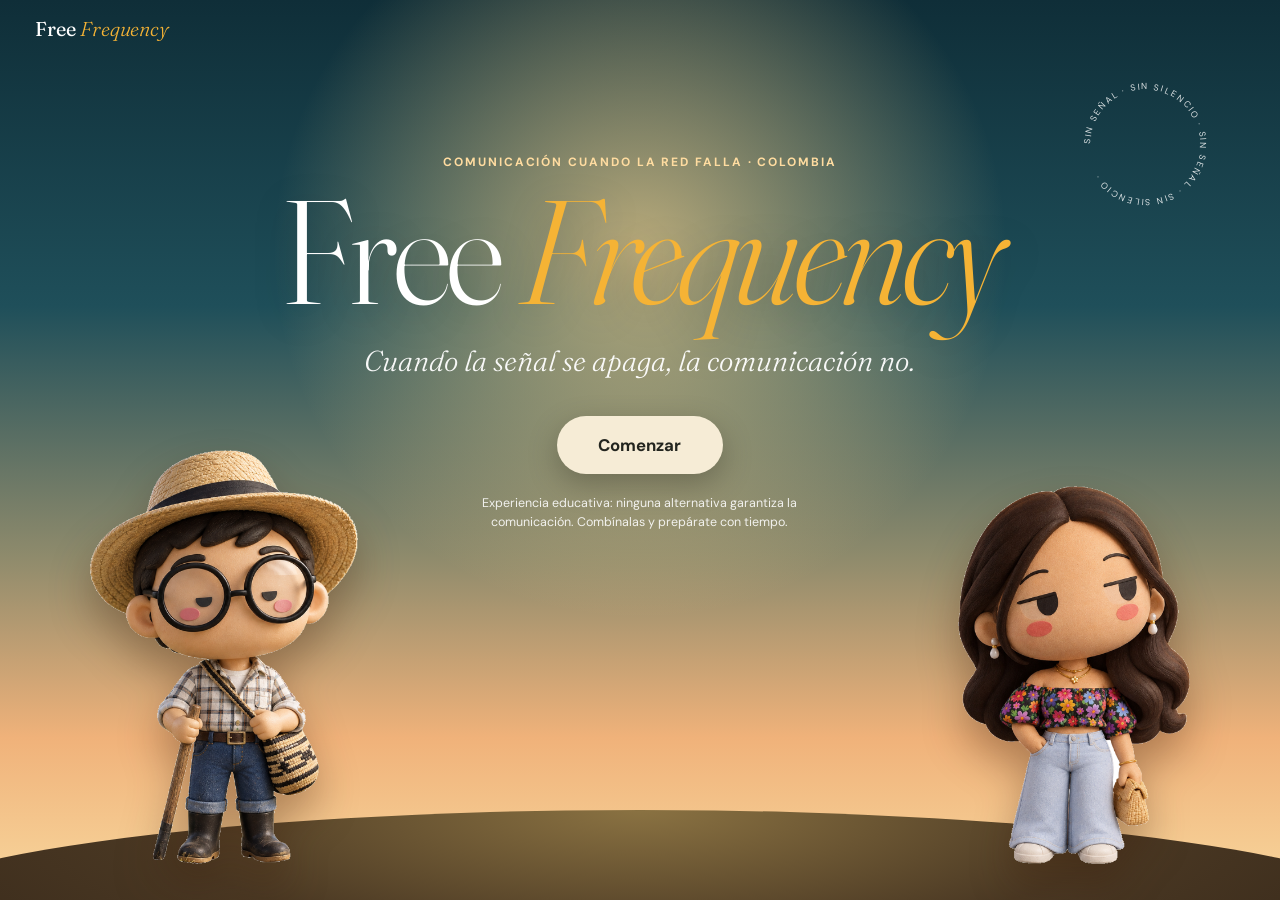
<file: index.html>
<!doctype html>
<html lang="es">
<head>
  <meta charset="utf-8">
  <meta name="viewport" content="width=device-width, initial-scale=1">
  <title>Free Frequency</title>
  <meta name="description" content="Alternativas de comunicación cuando la conectividad falla: Cauca rural y Cali urbana.">
  <meta name="theme-color" content="#14303a">
  <meta property="og:title" content="Free Frequency">
  <meta property="og:description" content="Cuando la señal se apaga, la comunicación no. Explora alternativas de comunicación en el Cauca rural y en Cali tras un sismo.">
  <link rel="icon" type="image/svg+xml" href="assets/favicon.svg">
  <link rel="preconnect" href="https://fonts.googleapis.com">
  <link rel="preconnect" href="https://fonts.gstatic.com" crossorigin>
  <link href="https://fonts.googleapis.com/css2?family=DM+Sans:wght@400;500;700&family=Fraunces:ital,opsz,wght@0,9..144,300;0,9..144,400;0,9..144,600;1,9..144,300;1,9..144,400&display=swap" rel="stylesheet">
  <link rel="stylesheet" href="css/styles.css">
</head>
<body data-view="home">

  <header class="topbar" id="topbar">
    <a class="brand" href="#inicio" aria-label="Free Frequency, volver al inicio">Free<i>Frequency</i></a>
    <nav class="tabs" id="tabs" aria-label="Secciones"></nav>
    <a class="top-link" href="#selector" id="top-select">Menú principal</a>
  </header>

  <noscript><p style="padding:5rem 1.5rem;font-family:Georgia,serif">Free Frequency necesita JavaScript para mostrar la experiencia interactiva.</p></noscript>
  <main>
    <!-- 1 · PORTADA -->
    <section id="view-home" class="view" aria-labelledby="home-title">
      <div class="home-glow" aria-hidden="true"></div>
      <div class="rings" aria-hidden="true"><span></span><span></span><span></span><span></span></div>
      <svg class="badge" viewBox="0 0 200 200" aria-hidden="true">
        <defs><path id="circ" d="M100,100 m-78,0 a78,78 0 1,1 156,0 a78,78 0 1,1 -156,0"/></defs>
        <text><textPath href="#circ">SIN SEÑAL · SIN SILENCIO · SIN SEÑAL · SIN SILENCIO ·</textPath></text>
      </svg>
      <div class="home-copy">
        <p class="kicker">Comunicación cuando la red falla · Colombia</p>
        <h1 id="home-title">Free <em>Frequency</em></h1>
        <p class="home-phrase">Cuando la señal se apaga, la comunicación no.</p>
        <a class="cta" href="#selector" id="btn-start">Comenzar</a>
        <p class="home-note">Experiencia educativa: ninguna alternativa garantiza la comunicación. Combínalas y prepárate con tiempo.</p>
      </div>
      <img class="home-char left" src="assets/characters/cauca.png" alt="" aria-hidden="true">
      <img class="home-char right" src="assets/characters/cali.png" alt="" aria-hidden="true">
      <div class="home-ground" aria-hidden="true"></div>
    </section>

    <!-- 2 · SELECTOR -->
    <section id="view-select" class="view" aria-labelledby="select-title" hidden>
      <div class="home-glow" aria-hidden="true"></div>
      <div class="rings" aria-hidden="true"><span></span><span></span><span></span><span></span></div>
      <header class="hub-head">
        <p class="kicker">Tres objetos · tres recorridos</p>
        <h1 id="select-title">Elige un objeto para empezar</h1>
        <p class="hub-sub">Pasa el cursor sobre un objeto para ver una vista previa. Haz clic o toca para seleccionarlo y pulsa «Comenzar recorrido» para abrir su recorrido educativo.</p>
      </header>
      <div class="hub" id="hub"></div>
    </section>

    <!-- 3 · SECUENCIA DE LA ALTERNATIVA (js/sequence.js): objeto → manos → personaje → información -->
    <section id="view-seq" class="view" aria-labelledby="seq-h1" hidden>
      <h1 id="seq-h1" class="sr-only"></h1>
      <div class="seq" id="seq"></div>
    </section>

    <!-- 4 · FINAL -->
    <section id="view-final" class="view" aria-labelledby="final-title" hidden></section>
  </main>

  <div class="sweep" id="sweep" aria-hidden="true"></div>

  <script src="assets/vendor/three.min.js"></script>
  <script src="js/data.js"></script>
  <script src="js/components.js"></script>
  <script src="js/hub.js"></script>
  <script src="js/tuner.js"></script>
  <script src="js/smspad.js"></script>
  <script src="js/sequence.js"></script>
  <script src="js/seq-modules.js"></script>
  <script src="js/app.js"></script>
</body>
</html>
</file>
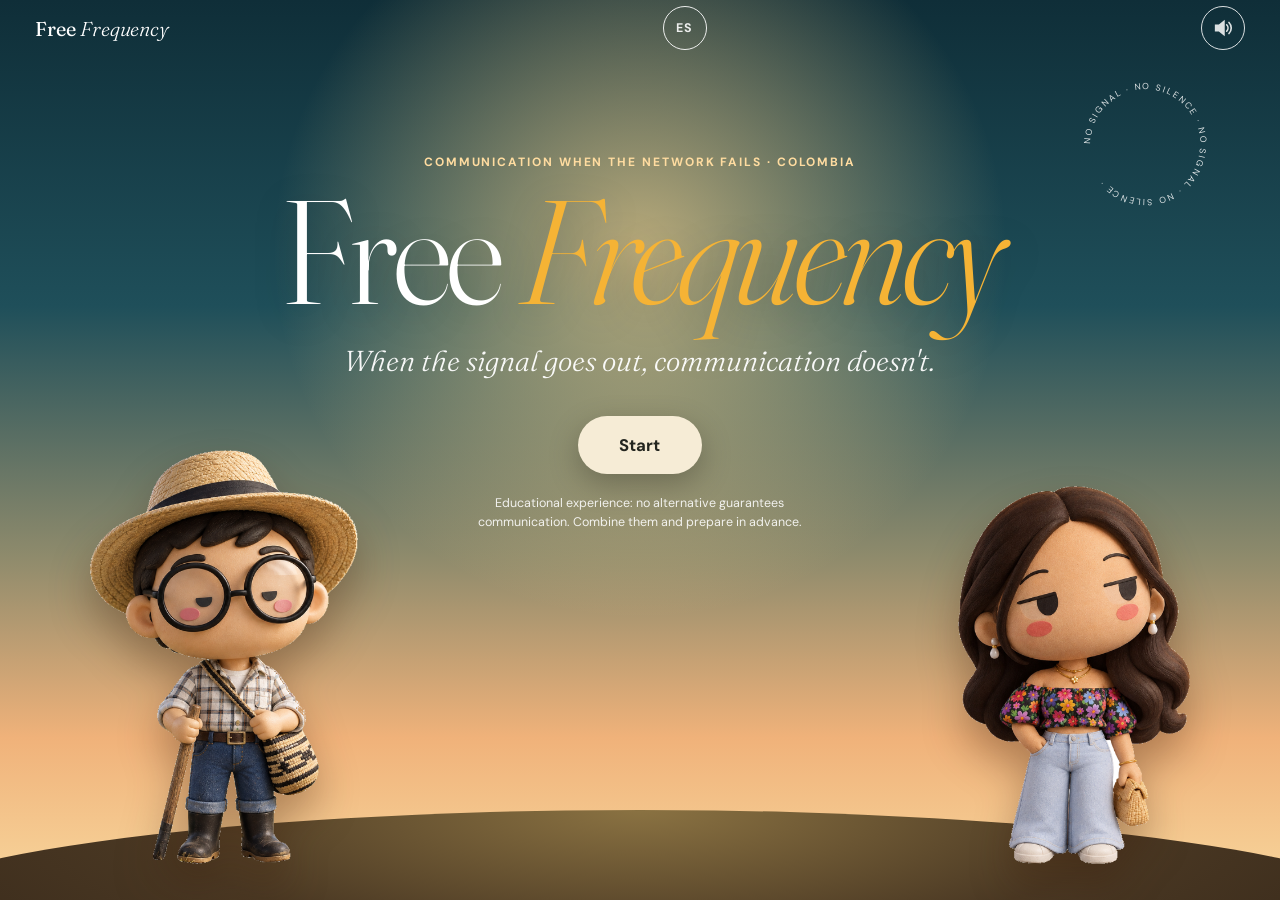
<file: free/index.html>
<!doctype html>
<html lang="es">
<head>
  <meta charset="utf-8">
  <meta name="viewport" content="width=device-width, initial-scale=1">
  <title>Free Frequency</title>
  <meta name="description" content="Alternativas de comunicación cuando la conectividad falla: Cauca rural y Cali urbana.">
  <meta name="theme-color" content="#14303a">
  <meta property="og:title" content="Free Frequency">
  <meta property="og:description" content="Cuando la señal se apaga, la comunicación no. Explora alternativas de comunicación en el Cauca rural y en Cali tras un sismo.">
  <link rel="icon" type="image/svg+xml" href="assets/favicon.svg">
  <link rel="preconnect" href="https://fonts.googleapis.com">
  <link rel="preconnect" href="https://fonts.gstatic.com" crossorigin>
  <link href="https://fonts.googleapis.com/css2?family=DM+Sans:wght@400;500;700&family=Fraunces:ital,opsz,wght@0,9..144,300;0,9..144,400;0,9..144,600;1,9..144,300;1,9..144,400&display=swap" rel="stylesheet">
  <link rel="stylesheet" href="css/styles.css">
</head>
<body data-view="home">

  <header class="topbar" id="topbar">
    <a class="brand" href="#inicio" aria-label="Free Frequency, volver al inicio">Free<i>Frequency</i></a>
    <nav class="tabs" id="tabs" aria-label="Secciones"></nav>
    <a class="top-link" href="#zonas" id="top-select">Menú principal</a>
    <button type="button" class="lang-toggle" id="lang-toggle" aria-label="Change the language to English" lang="en">EN</button>
    <button type="button" class="sound-toggle" id="sound-toggle" aria-pressed="true" aria-label="Sonido activado. Pulsa para silenciar"><svg viewBox="0 0 24 24" aria-hidden="true"><path class="sp" d="M4 9v6h4l5 4V5L8 9H4z"/><path class="sw" d="M16 8.5a5 5 0 0 1 0 7M18.5 6a8.5 8.5 0 0 1 0 12"/><path class="sx" d="M16 9l5 6M21 9l-5 6"/></svg></button>
  </header>

  <noscript><p style="padding:5rem 1.5rem;font-family:Georgia,serif">Free Frequency necesita JavaScript para mostrar la experiencia interactiva.</p></noscript>
  <main>
    <!-- 1 · PORTADA -->
    <section id="view-home" class="view" aria-labelledby="home-title">
      <div class="home-glow" aria-hidden="true"></div>
      <div class="rings" aria-hidden="true"><span></span><span></span><span></span><span></span></div>
      <svg class="badge" viewBox="0 0 200 200" aria-hidden="true">
        <defs><path id="circ" d="M100,100 m-78,0 a78,78 0 1,1 156,0 a78,78 0 1,1 -156,0"/></defs>
        <text><textPath href="#circ">SIN SEÑAL · SIN SILENCIO · SIN SEÑAL · SIN SILENCIO ·</textPath></text>
      </svg>
      <div class="home-copy">
        <p class="kicker">Comunicación cuando la red falla · Colombia</p>
        <h1 id="home-title">Free <em>Frequency</em></h1>
        <p class="home-phrase">Cuando la señal se apaga, la comunicación no.</p>
        <a class="cta" href="#zonas" id="btn-start">Comenzar</a>
        <p class="home-note">Experiencia educativa: ninguna alternativa garantiza la comunicación. Combínalas y prepárate con tiempo.</p>
      </div>
      <img class="home-char left" src="assets/characters/cauca.png" alt="" aria-hidden="true">
      <img class="home-char right" src="assets/characters/cali.png" alt="" aria-hidden="true">
      <div class="home-ground" aria-hidden="true"></div>
    </section>

    <!-- 2a · SELECTOR DE ZONA -->
    <section id="view-zones" class="view" aria-labelledby="zones-title" hidden></section>

    <!-- 2b · MENÚ DE OBJETOS DE LA ZONA -->
    <section id="view-select" class="view" aria-labelledby="select-title" hidden>
      <div class="home-glow" aria-hidden="true"></div>
      <div class="rings" aria-hidden="true"><span></span><span></span><span></span><span></span></div>
      <header class="hub-head">
        <p class="kicker" id="select-kicker">Tres objetos · tres recorridos</p>
        <h1 id="select-title">Elige un objeto para empezar</h1>
        <p class="hub-sub">Pasa el cursor sobre un objeto para ver una vista previa. Haz clic o toca para seleccionarlo y pulsa «Comenzar recorrido» para abrir su recorrido educativo.</p>
        <a class="hub-zones" href="#zonas">← Cambiar de zona</a>
      </header>
      <div class="hub" id="hub"></div>
    </section>

    <!-- 3 · SECUENCIA DE LA ALTERNATIVA (js/sequence.js): objeto → manos → personaje → información -->
    <section id="view-seq" class="view" aria-labelledby="seq-h1" hidden>
      <h1 id="seq-h1" class="sr-only"></h1>
      <div class="seq" id="seq"></div>
    </section>

    <!-- 4 · FINAL -->
    <section id="view-final" class="view" aria-labelledby="final-title" hidden></section>
  </main>

  <div class="sweep" id="sweep" aria-hidden="true"></div>

  <script src="assets/vendor/three.min.js"></script>
  <script src="assets/vendor/BufferGeometryUtils.js"></script>
  <script src="assets/vendor/GLTFLoader.js"></script>
  <script src="js/characters-3d.js"></script>
  <script src="js/data.js"></script>
  <script src="js/lang-en.js"></script>
  <script src="js/lang-en-fixes.js"></script>
  <script src="js/i18n.js"></script>
  <script src="js/components.js"></script>
  <script src="js/toon-shader.js"></script>
  <script src="js/hub.js"></script>
  <script src="js/audio.js"></script>
  <script src="js/tuner.js"></script>
  <script src="js/scenery.js"></script>
  <script src="js/sms-sim.js"></script>
  <script src="js/sequence.js"></script>
  <script src="js/seq-modules.js"></script>
  <script src="js/app.js"></script>
</body>
</html>
</file>
<file: css/styles.css>
﻿/* Free Frequency — estilos. Paleta y tipografía en :root. */
:root {
  /* Base editorial */
  --cream: #f6ecd6; --paper: #fbf5e6; --ink: #23251f; --ink-soft: #5d5a4c; --line: #e2d6b8;
  --signal: #f5b335;                       /* único acento común: la señal */
  /* Rural */
  --moss: #2f5d3a; --leaf: #6b9a4e; --earth: #a8693a; --clay: #c9824f; --mist: #dfe8d8;
  /* Urbano */
  --brick: #b5523a; --sunset: #f08a4b; --rose: #c2456f; --dusk: #3a3260;
  --accent: var(--moss); --accent-soft: #e6eedb; --panel: #f8f2de;
  --serif: "Fraunces", "Iowan Old Style", Georgia, serif;
  --sans: "DM Sans", system-ui, -apple-system, "Segoe UI", sans-serif;
  --bar: 56px; --panel-w: 410px;
}
body[data-territory="cali"] { --accent: var(--brick); --accent-soft: #f7e0d0; --panel: #fcf0e4; }

* { box-sizing: border-box; }
[hidden] { display: none !important; }
html, body { margin: 0; }
body { background: var(--cream); color: var(--ink); font-family: var(--sans); line-height: 1.55; -webkit-font-smoothing: antialiased; }
body[data-view="home"], body[data-view="select"], body[data-view="scene"] { overflow-x: hidden; }
button { font: inherit; color: inherit; cursor: pointer; }
a { color: inherit; }
:focus-visible { outline: 3px solid #1b6ef3; outline-offset: 3px; border-radius: 6px; }
.sr-only { position: absolute; width: 1px; height: 1px; overflow: hidden; clip: rect(0 0 0 0); white-space: nowrap; }
.view { min-height: 100svh; }
.kicker { font-size: .75rem; letter-spacing: .16em; text-transform: uppercase; font-weight: 700; margin: 0 0 .8rem; color: var(--accent); }

/* ---------- Barra superior ---------- */
.topbar { position: fixed; z-index: 30; inset: 0 0 auto 0; height: var(--bar); display: flex; align-items: center; justify-content: space-between; gap: 1rem; padding: 0 clamp(1rem, 3vw, 2.2rem); transition: background .3s, color .3s; }
.brand { font-family: var(--serif); font-size: 1.25rem; font-weight: 400; text-decoration: none; letter-spacing: -.01em; }
.brand i { font-style: italic; font-weight: 300; margin-left: .25em; color: var(--signal); }
.tabs { display: flex; gap: clamp(.8rem, 2.4vw, 2rem); }
.tabs a, .top-link { text-decoration: none; font-size: .9rem; font-weight: 500; padding: .3rem 0; border-bottom: 2px solid transparent; opacity: .75; }
.tabs a:hover, .top-link:hover { opacity: 1; }
.tabs a.on { opacity: 1; border-color: var(--signal); }
body[data-view="home"] .topbar, body[data-view="select"] .topbar { color: #fff; }
body[data-view="home"] .tabs, body[data-view="home"] .top-link, body[data-view="select"] .tabs, body[data-view="select"] .top-link { display: none; }
body[data-view="scene"] .topbar, body[data-view="final"] .topbar { background: var(--paper); border-bottom: 1px solid var(--line); }
body[data-view="scene"] .brand i, body[data-view="final"] .brand i { color: var(--accent, var(--brick)); }
body[data-view="final"] { --accent: var(--brick); }

/* ---------- 1 · Portada ---------- */
#view-home { position: relative; overflow: hidden; display: grid; place-items: start center; color: #fff;
  background: linear-gradient(180deg, #0f2e38 0%, #1f4f5a 34%, #8f8b6c 62%, #f0b27a 82%, #f8d89e 100%); --hx: 0; }
.home-glow { position: absolute; left: 50%; bottom: 8%; width: 90vmax; height: 90vmax; transform: translateX(-50%); background: radial-gradient(circle, rgba(255,214,140,.7) 0, rgba(255,214,140,0) 45%); }
.rings { position: absolute; left: 50%; top: 40%; width: 0; height: 0; }
.rings span { position: absolute; left: 50%; top: 50%; width: 90vmin; height: 90vmin; border-radius: 50%; border: 1px solid rgba(255,255,255,.45); transform: translate(-50%, -50%) scale(.2); opacity: 0; animation: ripple 9s linear infinite; }
.rings span:nth-child(2) { animation-delay: 2.25s; } .rings span:nth-child(3) { animation-delay: 4.5s; } .rings span:nth-child(4) { animation-delay: 6.75s; }
@keyframes ripple { 0% { transform: translate(-50%, -50%) scale(.15); opacity: .8; } 100% { transform: translate(-50%, -50%) scale(2.2); opacity: 0; } }
.badge { position: absolute; top: calc(var(--bar) + 18px); right: clamp(1rem, 5vw, 4rem); width: clamp(96px, 11vw, 150px); animation: spin 28s linear infinite; }
.badge text { font-family: var(--sans); font-size: 12.5px; letter-spacing: .22em; fill: #fff; opacity: .85; }
@keyframes spin { to { transform: rotate(360deg); } }
.home-copy { position: relative; z-index: 3; text-align: center; padding: 0 1.2rem; margin-top: clamp(5.5rem, 17vh, 11rem); }
.home-copy .kicker { color: #ffdca0; }
#home-title { font-family: var(--serif); font-weight: 300; font-size: clamp(3.4rem, 11.5vw, 10.5rem); line-height: .92; letter-spacing: -.035em; margin: 0; text-shadow: 0 8px 40px rgba(0,0,0,.25); }
#home-title em { font-style: italic; font-weight: 300; color: var(--signal); display: inline-block; }
.home-phrase { font-family: var(--serif); font-style: italic; font-weight: 300; font-size: clamp(1.15rem, 2.4vw, 1.8rem); margin: 1.2rem 0 2rem; opacity: .95; }
.cta { display: inline-block; background: var(--cream); color: var(--ink); font-weight: 700; text-decoration: none; padding: 1rem 2.6rem; border-radius: 999px; font-size: 1.05rem; box-shadow: 0 10px 30px rgba(0,0,0,.25); transition: transform .2s, box-shadow .2s, background .2s; }
.cta:hover { transform: translateY(-3px); box-shadow: 0 16px 36px rgba(0,0,0,.3); background: #fff; }
.home-char { position: absolute; bottom: 4vh; height: 46vh; z-index: 2; filter: drop-shadow(0 22px 20px rgba(60,30,10,.35)); transition: transform .4s ease-out; }
.home-char.left { left: clamp(.5rem, 7vw, 8rem); transform: translateX(calc(var(--hx) * -18px)); animation: bob 5s ease-in-out infinite; }
.home-char.right { right: clamp(.5rem, 7vw, 8rem); height: 42vh; transform: translateX(calc(var(--hx) * -26px)); animation: bob 5s ease-in-out -2.5s infinite; }
@keyframes bob { 50% { translate: 0 -8px; } }
.home-ground { position: absolute; left: -10%; right: -10%; bottom: -14vh; height: 24vh; border-radius: 50% 50% 0 0; background: linear-gradient(180deg, #6b5a38, #3b2c1c); z-index: 1; }

/* ---------- 2 · Selector ---------- */
#view-select { height: 100svh; min-height: 0; }

/* ---------- 3-4 · Escena ---------- */
#view-scene { padding-top: var(--bar); height: 100svh; min-height: 0; }
.scene-grid { display: grid; grid-template-columns: minmax(0, 1fr) var(--panel-w); height: calc(100svh - var(--bar)); }
.stage { position: relative; overflow: hidden; container-type: size; background: #7fb8cf; }
body[data-territory="cali"] .stage { background: #5f5a92; }
.world { position: absolute; left: 50%; bottom: 0; width: max(100cqw, 120cqh); height: max(66.667cqw, 80cqh); transform: translateX(-50%); }
.layer { position: absolute; background-size: 100% 100%; background-repeat: no-repeat; transition: transform .5s ease-out, filter .6s; }
.layer.back { inset: -2.5%; -webkit-mask-image: linear-gradient(180deg, transparent 0, #000 9%); mask-image: linear-gradient(180deg, transparent 0, #000 9%); transform: translate(calc(var(--px, 0) * -16px), calc(var(--py, 0) * -9px)); }
.layer.items { inset: 0; transform: translate(calc(var(--px, 0) * -6px), calc(var(--py, 0) * -3px)); }
.layer.front { inset: -2.5%; pointer-events: none; z-index: 5; transform: translate(calc(var(--px, 0) * -30px), calc(var(--py, 0) * -14px)); }
.has-sel .layer.back { filter: brightness(.86) saturate(.95); }
.stage-caption { position: absolute; top: 18px; left: 22px; display: flex; gap: .9rem; align-items: center; color: #fff; font-size: .72rem; font-weight: 700; letter-spacing: .15em; text-transform: uppercase; text-shadow: 0 1px 8px rgba(0,0,0,.45); z-index: 6; pointer-events: none; }
.stage-caption span + span::before { content: ""; display: inline-block; width: 6px; height: 6px; border-radius: 50%; background: var(--signal); margin-right: .9rem; vertical-align: middle; }

/* Personaje guía: .character gira/avanza hacia el objeto (perspectiva), .char-body respira, img hace gestos puntuales. Solo transformaciones: la cara y la ropa no se deforman. */
.character { --lean: 0; --step: 0cqw; --turn: 0deg; --tilt: 0deg; --sc: 1; position: absolute; bottom: 3%; z-index: 2; transform-origin: 50% 100%; cursor: pointer;
  transform: perspective(1100px) translateX(calc(var(--lean) * var(--step))) rotateY(calc(var(--lean) * var(--turn))) rotateZ(calc(var(--lean) * var(--tilt))) scale(var(--sc));
  transition: transform .9s cubic-bezier(.22,.8,.2,1); }
.character.glance { --step: .5cqw; --turn: 4deg; --tilt: .6deg; --sc: 1.01; }
.character.teaching.device { --step: 2cqw; --turn: 9deg; --tilt: 1.8deg; --sc: 1.03; }
.character.teaching.prep { --step: 1.2cqw; --turn: 6deg; --tilt: .8deg; --sc: 1.02; }
.char-body { display: block; height: 100%; transform-origin: 50% 100%; animation: idle 7.5s ease-in-out infinite; }
.character img { height: 100%; width: auto; display: block; filter: drop-shadow(0 12px 10px rgba(30,15,10,.35)); user-select: none; -webkit-user-drag: none; transform-origin: 50% 100%; transition: filter .3s; }
.character:hover img { filter: drop-shadow(0 12px 10px rgba(30,15,10,.35)) brightness(1.04); }
.character.do-hop img { animation: hop .8s cubic-bezier(.3,.7,.3,1) 1; }
.character.do-nod img { animation: nod 1s ease-in-out 1; }
.char-shadow { position: absolute; left: 8%; right: 8%; bottom: -1.5%; height: 4%; background: radial-gradient(ellipse, rgba(20,10,0,.4), transparent 70%); transition: transform .9s cubic-bezier(.22,.8,.2,1); }
.character.teaching .char-shadow { transform: scaleX(1.08); }
@keyframes idle { 0%, 100% { transform: scaleY(1) rotate(-.35deg); } 50% { transform: scaleY(1.012) translateY(-3px) rotate(.35deg); } }
@keyframes hop { 0% { transform: none; } 30% { transform: translateY(-9px) scaleY(1.012); } 55% { transform: translateY(0) scaleY(.99); } 100% { transform: none; } }
@keyframes nod { 0%, 100% { transform: none; } 30% { transform: translateY(3px) rotate(calc(var(--lean, 1) * 1.2deg)) scaleY(.99); } 60% { transform: translateY(0) rotate(0); } 75% { transform: translateY(2px) scaleY(.995); } }

/* Trazo de atención: sale del personaje y señala el objeto activo */
.attn { position: absolute; inset: 0; width: 100%; height: 100%; overflow: visible; pointer-events: none; z-index: 2; opacity: 0; transition: opacity .35s; }
.attn.on { opacity: 1; }
.attn path { fill: none; stroke: var(--signal); stroke-linecap: round; }
.attn-base { stroke-width: 2; opacity: .5; stroke-dasharray: 1; stroke-dashoffset: 1; }
.attn.on .attn-base { animation: draw .75s cubic-bezier(.3,.7,.2,1) forwards; }
.attn-flow { stroke-width: 4; stroke-dasharray: 2 13; filter: drop-shadow(0 0 5px rgba(245,179,53,.85)); opacity: 0; }
.attn.on .attn-flow { animation: fade-in .4s .55s forwards, flow 1.4s linear infinite; }
.attn-dot { fill: var(--signal); }
.attn-end { fill: none; stroke: var(--signal); stroke-width: 3; transform-box: fill-box; transform-origin: center; }
.attn.on .attn-end { animation: end-pulse 1.8s ease-out .6s infinite; }
@keyframes draw { to { stroke-dashoffset: 0; } }
@keyframes fade-in { to { opacity: 1; } }
@keyframes flow { to { stroke-dashoffset: -15; } }
@keyframes end-pulse { 0% { transform: scale(.7); opacity: 1; } 100% { transform: scale(2.2); opacity: 0; } }

/* Objetos explorables: .obj-stage da la perspectiva y la flotación; .obj-body recibe la física desde js/objects.js */
.obj { position: absolute; aspect-ratio: 1; transform: translate(-50%, -50%); background: none; border: 0; padding: 0; z-index: 3; cursor: pointer; transition: opacity .5s, filter .5s; -webkit-tap-highlight-color: transparent; touch-action: pan-x pan-y; }
.obj.hot, .obj.on { z-index: 4; }
.obj-stage { position: absolute; inset: 0; perspective: 520px; animation: float 6.5s ease-in-out var(--d, 0s) infinite; pointer-events: none; }
@keyframes float { 50% { transform: translateY(-3.5%); } }
.obj-body { position: absolute; inset: 0; transform-style: preserve-3d; will-change: transform; }
.obj-body img { position: absolute; inset: 0; width: 100%; height: 100%; object-fit: contain; filter: drop-shadow(0 10px 8px rgba(30,15,10,.35)); user-select: none; -webkit-user-drag: none; }
.obj-glare { position: absolute; inset: 0; opacity: 0; mask-size: contain; mask-repeat: no-repeat; mask-position: center; -webkit-mask-size: contain; -webkit-mask-repeat: no-repeat; -webkit-mask-position: center;
  background: radial-gradient(circle at var(--gx, 50%) var(--gy, 30%), rgba(255,255,255,.9), rgba(255,255,255,0) 52%); mix-blend-mode: soft-light; }
.obj-halo { position: absolute; left: -22%; right: -22%; top: -22%; bottom: -22%; border-radius: 50%; background: radial-gradient(circle, rgba(245,179,53,.55), rgba(245,179,53,0) 62%); opacity: 0; transform: scale(.6); transition: opacity .5s, transform .6s cubic-bezier(.2,.8,.2,1); pointer-events: none; }
.obj.on .obj-halo { opacity: 1; transform: scale(1); }
.obj-ring { position: absolute; inset: 6%; border-radius: 50%; border: 2px solid var(--signal); opacity: 0; transform: scale(.7); animation: ping 3.8s ease-out infinite; pointer-events: none; --o: .35; }
.obj-ring.r2 { animation-delay: 1.3s; }
.obj.hot .obj-ring, .obj.on .obj-ring { animation-duration: 1.6s; --o: .9; }
.obj.on .obj-ring { border-width: 3px; }
@keyframes ping { 0% { opacity: var(--o); transform: scale(.7); } 100% { opacity: 0; transform: scale(1.8); } }
.obj-shadow { position: absolute; left: 12%; right: 12%; bottom: -5%; height: 9%; background: radial-gradient(ellipse, rgba(20,10,0,.34), transparent 70%); pointer-events: none; }
.obj-label { position: absolute; top: 104%; left: 50%; transform: translate(-50%, 6px); background: var(--ink); color: var(--cream); font-size: .78rem; font-weight: 500; padding: .28rem .7rem .28rem .35rem; border-radius: 999px; white-space: nowrap; opacity: 0; transition: opacity .25s, transform .25s; pointer-events: none; display: flex; gap: .45rem; align-items: center; z-index: 2; }
.obj-label b { display: grid; place-items: center; width: 1.25rem; height: 1.25rem; border-radius: 50%; background: var(--signal); color: var(--ink); font-size: .7rem; }
.obj.hot .obj-label, .obj.on .obj-label, .obj:focus-visible .obj-label { opacity: 1; transform: translate(-50%, 0); }
.has-sel .obj:not(.on):not(.hot) { opacity: .62; filter: saturate(.75); }

.bubble { position: absolute; z-index: 6; transform: translate(-50%, -100%); width: max-content; max-width: min(300px, 40%); background: var(--paper); color: var(--ink); border-radius: 18px; padding: .8rem 1.05rem; font-family: var(--serif); font-style: italic; font-size: 1.02rem; line-height: 1.35; box-shadow: 0 14px 34px rgba(0,0,0,.28); animation: pop-in .35s cubic-bezier(.2,.9,.3,1.2); pointer-events: none; }
.bubble::after { content: ""; position: absolute; left: 50%; top: 100%; margin-left: -9px; border: 9px solid transparent; border-top-color: var(--paper); }
@keyframes pop-in { from { opacity: 0; transform: translate(-50%, -90%) scale(.9); } }

/* ---------- 5 · Panel derecho ---------- */
.panel { background: var(--panel); border-left: 1px solid var(--line); overflow-y: auto; overflow-x: hidden; height: 100%; }
.panel-in { min-height: 100%; display: flex; flex-direction: column; padding: clamp(1.6rem, 4vh, 2.8rem) clamp(1.4rem, 2.4vw, 2.4rem) 1.6rem; animation: slide-in .5s cubic-bezier(.2,.8,.2,1); }
@keyframes slide-in { from { opacity: 0; transform: translateX(22px); } }
.panel h2 { font-family: var(--serif); font-weight: 300; font-size: clamp(2rem, 2.7vw, 2.75rem); line-height: 1.05; letter-spacing: -.02em; margin: 0 0 1.2rem; }
.panel h3 { font-size: .72rem; letter-spacing: .15em; text-transform: uppercase; color: var(--ink-soft); margin: 1.5rem 0 .5rem; font-weight: 700; }
.panel p { margin: 0 0 .6rem; }
.lede { font-size: 1.06rem; color: var(--ink-soft); }
.back-btn { align-self: flex-start; background: none; border: 0; padding: 0 0 1.1rem; font-weight: 500; font-size: .9rem; color: var(--accent); }
.back-btn:hover { text-decoration: underline; }
.steps { list-style: none; counter-reset: s; margin: 0; padding: 0; display: grid; gap: .9rem; }
.steps li { counter-increment: s; position: relative; padding-left: 2.6rem; }
.steps li::before { content: counter(s); position: absolute; left: 0; top: -.35rem; font-family: var(--serif); font-size: 2rem; font-weight: 300; line-height: 1; color: var(--accent); }
.limit { border-left: 3px solid var(--signal); padding-left: 1rem; margin-top: 1.6rem; }
.limit h3 { margin-top: 0; }
.progress { display: flex; align-items: center; gap: .4rem; margin: 1.4rem 0 .4rem; font-size: .8rem; color: var(--ink-soft); }
.progress i { width: 11px; height: 11px; border-radius: 50%; border: 2px solid var(--accent); transition: background .4s; }
.progress i.on { background: var(--signal); border-color: var(--signal); box-shadow: 0 0 0 4px rgba(245,179,53,.25); }
.progress span { margin-left: .5rem; }
.hint { margin-top: 1.6rem !important; font-size: .9rem; color: var(--ink-soft); }
.index { list-style: none; margin: .3rem 0 0; padding: 0; }
.index button { display: flex; align-items: baseline; gap: .8rem; width: 100%; background: none; border: 0; border-top: 1px solid var(--line); padding: .8rem 0; text-align: left; font-size: 1rem; transition: padding .2s, color .2s; }
.index li:last-child button { border-bottom: 1px solid var(--line); }
.index button:hover { padding-left: .5rem; color: var(--accent); }
.index .n { font-family: var(--serif); font-size: 1.3rem; font-weight: 300; color: var(--accent); width: 1.2rem; }
.index em { font-style: normal; font-size: .8rem; color: var(--ink-soft); }
.more { margin-top: auto; padding-top: 1.8rem; font-weight: 700; font-size: .92rem; color: var(--accent); text-decoration: none; }
.more:hover { text-decoration: underline; }
.pager { margin-top: auto; padding-top: 1.6rem; display: flex; justify-content: space-between; align-items: center; gap: 1rem; }
.pager button { background: none; border: 0; border-bottom: 2px solid var(--signal); padding: .2rem 0; font-weight: 700; font-size: .92rem; }
.pager button:hover { color: var(--accent); }
.limit + .progress { margin-top: 2rem; }

/* ---------- 6 · Final ---------- */
#view-final { background: var(--paper); padding-top: var(--bar); }
.final-in { max-width: 1180px; margin: 0 auto; padding: clamp(3rem, 8vw, 6rem) clamp(1.2rem, 4vw, 3rem) 4rem; }
.final-in h2 { font-family: var(--serif); font-weight: 300; font-size: clamp(2.5rem, 6.4vw, 5.6rem); line-height: .98; letter-spacing: -.03em; margin: 0 0 1.5rem; max-width: 14ch; }
.lede.big { font-size: clamp(1.1rem, 1.8vw, 1.4rem); max-width: 46ch; color: var(--ink-soft); }
.cols { display: grid; grid-template-columns: repeat(3, 1fr); gap: clamp(1.5rem, 4vw, 3.5rem); margin-top: clamp(2.5rem, 6vw, 4.5rem); }
.cols section { border-top: 2px solid var(--ink); padding-top: 1rem; }
.cols .num { font-family: var(--serif); font-weight: 300; font-size: 1rem; color: var(--brick); }
.cols h3 { font-family: var(--serif); font-weight: 300; font-size: 2.4rem; margin: .1rem 0 1rem; letter-spacing: -.02em; }
.cols ul { list-style: none; padding: 0; margin: 0; display: grid; gap: .8rem; }
.cols li { position: relative; padding-left: 1.3rem; }
.cols li::before { content: ""; position: absolute; left: 0; top: .55em; width: 8px; height: 8px; border-radius: 50%; background: var(--signal); }
.learned { margin-top: clamp(3rem, 7vw, 5rem); background: var(--ink); color: var(--cream); border-radius: 28px; padding: clamp(1.6rem, 4vw, 3rem); }
.learned-title { font-family: var(--serif); font-weight: 300; font-size: 1.8rem; margin: 0 0 1.4rem; letter-spacing: -.01em; }
.learned-grid { display: grid; grid-template-columns: repeat(2, 1fr); gap: 2rem; }
.learned-grid h3 { font-size: .75rem; letter-spacing: .15em; text-transform: uppercase; margin: 0 0 .8rem; color: var(--signal); }
.seen { list-style: none; padding: 0; margin: 0; display: grid; gap: .5rem; }
.seen li { display: flex; align-items: center; gap: .7rem; opacity: .55; }
.seen li i { width: 12px; height: 12px; border-radius: 50%; border: 2px solid var(--cream); }
.seen li.on { opacity: 1; } .seen li.on i { background: var(--signal); border-color: var(--signal); box-shadow: 0 0 0 4px rgba(245,179,53,.25); }
.sources { margin: 2rem 0 1.5rem; color: var(--ink-soft); font-size: .92rem; max-width: 60ch; }
.final-links { display: flex; flex-wrap: wrap; gap: 1.6rem; }
.final-links a { font-weight: 700; text-decoration: none; border-bottom: 2px solid var(--signal); padding-bottom: 2px; }
.final-links a:hover { color: var(--brick); }

/* ---------- Transición ---------- */
.sweep { position: fixed; inset: 0; z-index: 100; display: none; pointer-events: none; }

/* ---------- Responsive ---------- */
@media (max-width: 1100px) { :root { --panel-w: 360px; } }
@media (max-width: 900px) {
  :root { --bar: 52px; }
  .tabs a { font-size: .8rem; }
  .brand { font-size: 1.05rem; }
  body[data-view="scene"] .top-link { display: none; }
  .badge { display: none; }
  .home-char { height: 34vh; } .home-char.right { height: 31vh; }
  .rings span { width: 130vmin; height: 130vmin; }
  #view-scene { height: auto; }
  .scene-grid { display: block; height: auto; }
  .stage { height: 76svh; overflow-x: auto; overflow-y: hidden; scrollbar-width: none; }
  .stage::-webkit-scrollbar { display: none; }
  .world { position: relative; left: auto; bottom: auto; transform: none; width: max(100cqw, 150cqh); height: max(66.667cqw, 100cqh); }
  .layer.back { -webkit-mask-image: none; mask-image: none; }
  .stage-caption { display: none; }
  .obj-label { font-size: .7rem; }
  .panel { height: auto; border-left: 0; border-top: 1px solid var(--line); }
  .panel-in { min-height: 0; }
  .cols, .learned-grid { grid-template-columns: 1fr; }
  .bubble { max-width: 220px; font-size: .92rem; }
}
@media (prefers-reduced-motion: reduce) { *, *::before, *::after { animation: none !important; transition: none !important; } }


/* Guía en el panel y etiqueta del globo */
.guide { display: flex; align-items: center; gap: .65rem; font-size: .85rem; color: var(--ink-soft); margin: 0 0 1.1rem; }
.guide b { color: var(--ink); }
.guide-face { flex: none; width: 42px; height: 42px; border-radius: 50%; background-color: var(--accent-soft); background-size: 230% auto; background-position: 50% 20%; background-repeat: no-repeat; border: 2px solid var(--signal); }
body[data-territory="cali"] .guide-face { background-size: 250% auto; background-position: 50% 15%; }
.back-btn + .guide { margin-top: .2rem; }
.bubble-tag { display: block; font-family: var(--sans); font-style: normal; font-size: .64rem; font-weight: 700; letter-spacing: .13em; text-transform: uppercase; color: var(--accent); margin-bottom: .3rem; }


/* ---------- Ficha del objeto (panel derecho) ---------- */
.panel-in { --px: clamp(1.4rem, 2.4vw, 2.4rem); padding-inline: var(--px); }
.panel-in.sheet { padding-top: 0; animation: sheet-in .3s ease-out; }
@keyframes sheet-in { from { opacity: 0; } }
.sheet > [style*="--i"] { animation: rise .6s cubic-bezier(.2,.8,.2,1) both; animation-delay: calc(var(--i) * 70ms + 60ms); }
@keyframes rise { from { opacity: 0; transform: translateY(12px); } }
.panel-top { position: sticky; top: 0; z-index: 3; display: flex; align-items: center; gap: .6rem; margin: 0 calc(var(--px) * -1) 1.3rem; padding: .7rem var(--px) .6rem; background: color-mix(in srgb, var(--panel) 94%, transparent); backdrop-filter: blur(8px); border-bottom: 1px solid var(--line); }
.close { border: 0; background: none; font-weight: 600; font-size: .82rem; color: var(--ink-soft); padding: .35rem .6rem .35rem 0; }
.close:hover { color: var(--accent); }
.strip { display: flex; gap: .1rem; margin-left: auto; }
.strip button { position: relative; width: 27px; height: 27px; padding: 3px; border: 0; border-radius: 10px; background: none; opacity: .5; transition: opacity .2s, transform .2s, background .2s; }
.strip button:hover { opacity: 1; transform: translateY(-2px); }
.strip button.cur { opacity: 1; background: color-mix(in srgb, var(--signal) 22%, transparent); }
.strip button.cur::after { content: ""; position: absolute; left: 22%; right: 22%; bottom: -.62rem; height: 3px; border-radius: 2px; background: var(--signal); }
.strip img { display: block; width: 100%; height: 100%; object-fit: contain; }
.pos { font-size: .75rem; color: var(--ink-soft); font-variant-numeric: tabular-nums; white-space: nowrap; }
.sheet .what { font-family: var(--serif); font-size: 1.16rem; line-height: 1.42; margin: 0 0 .3rem; }
.sheet .blk { margin-top: 1.5rem; }
.sheet .blk h3 { margin: 0 0 .5rem; }
.needs { list-style: none; padding: 0; margin: 0; display: grid; gap: .45rem; }
.needs li { position: relative; padding-left: 1.3rem; }
.needs li::before { content: ""; position: absolute; left: .1rem; top: .72em; width: 9px; height: 2px; background: var(--accent); }
.sheet .limit { border-left: 3px solid var(--signal); padding-left: 1rem; margin-top: 1.7rem; }
.sheet .limit h3 { color: #94650f; }
.sheet .prevent { border-left: 3px solid var(--accent); padding-left: 1rem; }
.sheet .prevent h3 { color: var(--accent); }
.quote { display: grid; grid-template-columns: auto 1fr; gap: .15rem .8rem; align-items: center; margin: 1.8rem 0 0; padding-top: 1.2rem; border-top: 1px solid var(--line); }
.quote .guide-face { grid-row: 1 / span 2; }
.quote blockquote { margin: 0; font-family: var(--serif); font-style: italic; font-size: 1.05rem; line-height: 1.4; }
.quote figcaption { grid-column: 2; font-size: .78rem; color: var(--ink-soft); }
.invite { margin: 1.5rem 0 .2rem; font-weight: 700; color: var(--accent); display: flex; align-items: center; gap: .6rem; }
.invite::before { content: ""; width: 10px; height: 10px; border-radius: 50%; background: var(--signal); box-shadow: 0 0 0 0 rgba(245,179,53,.6); animation: invite 2s ease-out infinite; }
@keyframes invite { 100% { box-shadow: 0 0 0 12px rgba(245,179,53,0); } }
.index button { align-items: center; padding: .55rem 0; }
.index button img { width: 30px; height: 30px; object-fit: contain; flex: none; }
.index button span { flex: 1; }
.index em { margin-left: auto; }
.pager button[disabled] { opacity: .3; cursor: default; border-color: transparent; }
@media (max-width: 900px) { .panel-top { top: var(--bar); } }


/* Qué conexión necesita: punto lleno = depende de esa red; vacío = no la necesita */
.net dl { margin: 0; display: grid; gap: .5rem; }
.net dl > div { display: grid; grid-template-columns: 6.4rem 1fr; gap: .6rem; align-items: baseline; }
.net dt { position: relative; padding-left: 1.2rem; font-size: .85rem; font-weight: 700; }
.net dt::before { content: ""; position: absolute; left: 0; top: .32em; width: 9px; height: 9px; border-radius: 50%; border: 2px solid var(--accent); }
.net .yes dt::before { background: var(--signal); border-color: var(--signal); }
.net dd { margin: 0; font-size: .92rem; line-height: 1.4; }
.net dl::after { content: "Punto lleno: depende de esa red. Punto vacío: no la necesita."; font-size: .72rem; color: var(--ink-soft); margin-top: .1rem; }


/* ---------- Navegación inmersiva ---------- */
/* Vista que sale / entra según el sentido: adelante (acercarse), atrás (alejarse), lateral (entre territorios) */
.view.leave-fwd, .view.leave-back, .view.leave-side-r, .view.leave-side-l { opacity: 0; transition: opacity .34s ease-in, transform .34s cubic-bezier(.4,0,.6,1); }
.view.leave-fwd { transform: scale(1.06); }
.view.leave-back { transform: scale(.95); }
.view.leave-side-r { transform: translateX(-4%); }
.view.leave-side-l { transform: translateX(4%); }
.view.enter-fwd { animation: v-fwd .5s cubic-bezier(.2,.8,.2,1) both; }
.view.enter-back { animation: v-back .5s cubic-bezier(.2,.8,.2,1) both; }
.view.enter-side-r { animation: v-sr .5s cubic-bezier(.2,.8,.2,1) both; }
.view.enter-side-l { animation: v-sl .5s cubic-bezier(.2,.8,.2,1) both; }
@keyframes v-fwd { from { opacity: 0; transform: scale(.95); } }
@keyframes v-back { from { opacity: 0; transform: scale(1.05); } }
@keyframes v-sr { from { opacity: 0; transform: translateX(4%); } }
@keyframes v-sl { from { opacity: 0; transform: translateX(-4%); } }


/* Escena: cámara (acercamiento al objeto elegido) y entrada escalonada */
.world { transform-origin: var(--ox, 50%) var(--oy, 50%); scale: var(--cs, 1); transition: scale .6s cubic-bezier(.22,.8,.2,1), transform-origin .6s cubic-bezier(.22,.8,.2,1); }
.world.enter .layer.back { animation: cam-in 1s cubic-bezier(.2,.7,.2,1) both; }
.world.enter .layer.front { animation: front-in 1.1s .12s cubic-bezier(.2,.7,.2,1) both; }
.world.enter .character { animation: char-in .8s .3s cubic-bezier(.2,.8,.2,1) both; }
.world.enter .obj { animation: obj-in .6s cubic-bezier(.2,.9,.3,1.2) both; animation-delay: calc(.5s + var(--n, 0) * 70ms); }
.world.enter ~ .stage-caption { animation: cap-in .6s .6s both; }
.world.enter ~ .rail { animation: cap-in .6s 1s both; }
#panel.enter { animation: panel-enter .6s .25s cubic-bezier(.2,.8,.2,1) both; }
@keyframes cam-in { from { scale: 1.15; opacity: .2; } }
@keyframes front-in { from { translate: 0 6%; opacity: 0; } }
@keyframes char-in { from { opacity: 0; translate: -2cqw 2%; } }
@keyframes obj-in { from { opacity: 0; scale: .5; } }
@keyframes cap-in { from { opacity: 0; } }
@keyframes panel-enter { from { opacity: 0; translate: 28px 0; } }

/* Ficha: entra desde el lado hacia el que se avanza */
@keyframes rise { from { opacity: 0; transform: translate(var(--dx, 0px), 12px); } }
.sheet[data-dir="next"] > [style*="--i"] { --dx: 16px; }
.sheet[data-dir="prev"] > [style*="--i"] { --dx: -16px; }

/* Progreso sobre el escenario y en las pestañas */
.rail { position: absolute; left: 50%; bottom: 14px; transform: translateX(-50%); z-index: 6; display: flex; align-items: center; gap: .4rem; padding: .35rem .75rem; border-radius: 999px; background: rgba(20,24,34,.45); backdrop-filter: blur(6px); color: #fff; font-size: .72rem; font-weight: 500; pointer-events: none; }
.rail i { width: 9px; height: 9px; border-radius: 50%; border: 2px solid rgba(255,255,255,.7); transition: background .4s, transform .4s, box-shadow .4s; }
.rail i.on { background: var(--signal); border-color: var(--signal); }
.rail i.cur { transform: scale(1.35); box-shadow: 0 0 0 3px rgba(245,179,53,.35); }
.rail i.pop { animation: dot-pop .7s cubic-bezier(.2,.9,.3,1.4); }
@keyframes dot-pop { 0% { transform: scale(.4); } 60% { transform: scale(1.8); } }
.rail span { margin-left: .35rem; font-variant-numeric: tabular-nums; }
.tabs a small { margin-left: .4rem; padding: .05rem .42rem; border-radius: 999px; background: color-mix(in srgb, var(--ink) 10%, transparent); font-size: .68rem; font-weight: 700; }
.tabs a.on small { background: var(--signal); color: var(--ink); }

/* Sección final: los bloques aparecen al llegar a ellos */
.rv { opacity: 0; transform: translateY(20px); transition: opacity .7s ease-out, transform .7s cubic-bezier(.2,.8,.2,1); transition-delay: var(--rd, 0ms); }
.rv.in { opacity: 1; transform: none; }

/* Móvil: escena arriba y panel debajo, ambos visibles a la vez (sin depender del scroll de la página) */
@media (max-width: 900px) {
  body[data-view="scene"] { overflow: hidden; }
  #view-scene { height: 100svh; }
  .scene-grid { display: grid; grid-template-columns: minmax(0, 1fr); grid-template-rows: minmax(0, 46svh) minmax(0, 1fr); height: calc(100svh - var(--bar)); }
  .stage { height: 100%; }
  .panel { height: 100%; border-left: 0; border-top: 1px solid var(--line); }
  .panel-top { top: 0; }
  .world { scale: none; }
  .rail { display: none; }
  .tabs a small { display: none; }
}
@media (max-width: 900px) and (orientation: landscape) {
  .scene-grid { grid-template-columns: minmax(0, 1fr) 300px; grid-template-rows: none; }
  .panel { border-top: 0; border-left: 1px solid var(--line); }
}


/* ---------- Dirección de arte: ajustes finos ---------- */

/* Foco de teclado dentro de la paleta (antes era azul del navegador): tinta con halo claro; blanco sobre las pantallas oscuras */
:root { --focus: #23251f; }
:focus-visible { outline: 3px solid var(--focus); outline-offset: 3px; box-shadow: 0 0 0 6px rgba(255,255,255,.55); }
body[data-view="home"] :focus-visible, body[data-view="select"] :focus-visible { outline-color: #fff; box-shadow: 0 0 0 6px rgba(0,0,0,.35); }

/* Estados pulsados: toda acción responde al presionar */
.cta:active, .pager button:not([disabled]):active, .close:active, .strip button:active, .index button:active, .back-btn:active { transform: scale(.97); }
.cta, .pager button, .close, .strip button { transition: transform .12s, box-shadow .2s, background .2s, color .2s, opacity .2s; }
.panel { scrollbar-width: thin; scrollbar-color: color-mix(in srgb, var(--ink) 28%, transparent) transparent; }

/* Rótulo del escenario: pastilla oscura translúcida (el texto blanco sobre el cielo claro no tenía contraste) */
.stage-caption { top: 16px; left: 18px; padding: .42rem .95rem; border-radius: 999px; background: rgba(20,24,34,.5); backdrop-filter: blur(6px); text-shadow: none; }

/* Encuadre: el escenario nunca recorta más del ~16 % del ancho, para que todos los objetos queden a la vista */
@media (min-width: 901px) {
  .world { width: clamp(100cqw, 120cqh, 119cqw); height: auto; aspect-ratio: 3 / 2; }
}

/* Luz coherente con los personajes: en el Cauca el sol está a la derecha (sombras hacia la izquierda); en Cali el sol bajo está a la izquierda */
.world { --sx: -8px; }
.world[data-territory="cali"] { --sx: 9px; }
.character img { filter: drop-shadow(var(--sx) 12px 10px rgba(30,15,10,.38)); }
.character:hover img { filter: drop-shadow(var(--sx) 12px 10px rgba(30,15,10,.38)) brightness(1.04); }
.char-shadow { translate: calc(var(--sx) * 1.4) 0; }
.obj-body img { filter: drop-shadow(calc(var(--sx) * .5) 10px 8px rgba(30,15,10,.35)) drop-shadow(0 0 7px rgba(255,214,140,.55)); transition: filter .3s; }
.obj.hot .obj-body img, .obj.on .obj-body img { filter: drop-shadow(calc(var(--sx) * .5) 10px 8px rgba(30,15,10,.35)) drop-shadow(0 0 14px rgba(255,200,90,.9)); }
.obj-ring { --o: .5; }

/* Gradación de color y grano: unifica las ilustraciones planas con el volumen de los personajes */
.grade { position: absolute; inset: 0; z-index: 6; pointer-events: none; }
.world[data-territory="cauca"] .grade { background: radial-gradient(60% 55% at 72% 22%, rgba(255,236,170,.32), transparent 70%), linear-gradient(180deg, transparent 58%, rgba(24,50,28,.26)); }
.world[data-territory="cali"] .grade { background: radial-gradient(55% 55% at 24% 58%, rgba(255,170,100,.3), transparent 70%), linear-gradient(180deg, rgba(58,50,96,.24), transparent 35%, rgba(42,24,48,.26)); }
.grade::after { content: ""; position: absolute; inset: 0; opacity: .08; background-image: url("data:image/svg+xml;utf8,<svg xmlns='http://www.w3.org/2000/svg' width='160' height='160'><filter id='n'><feTurbulence type='fractalNoise' baseFrequency='.85' numOctaves='2' stitchTiles='stitch'/><feColorMatrix values='0 0 0 0 0  0 0 0 0 0  0 0 0 0 0  0 0 0 .9 0'/></filter><rect width='100%' height='100%' filter='url(%23n)'/></svg>"); }

/* Jerarquía del panel: la descripción ya no compite con el título; títulos largos más contenidos */
.sheet .what { font-size: 1.04rem; line-height: 1.5; }
.panel h2.long { font-size: clamp(1.55rem, 2vw, 2rem); line-height: 1.1; }

/* Portada y selector */
.home-ground { background: radial-gradient(ellipse at 50% 0, #8a7242, #4a3823 45%, #2f2216); }

/* Pestañas y panel en pantallas pequeñas: nombres cortos, objetivos táctiles más grandes */
.tabs a .short { display: none; }
@media (max-width: 900px) {
  .tabs a .full { display: none; }
  .tabs a .short { display: inline; }
  .close .lbl { display: none; }
  .close { padding: .4rem .5rem .4rem 0; font-size: .95rem; }
  .strip button { width: 33px; height: 33px; }
}


/* Contraste: ladrillo del texto pequeño y pastilla del rótulo, ajustados a >= 4.5:1 */
body[data-territory="cali"] { --accent: #a64630; --accent-d: #8f3a26; }
.stage-caption { background: rgba(20,24,34,.64); }


/* Personaje: la postura la calcula js/character.js (resortes + máquina de estados); aquí se anulan las animaciones CSS anteriores */
.character { transform: none; transition: none; }
.char-body { animation: none; transform-origin: 50% 100%; will-change: transform; }
.character.do-hop img, .character.do-nod img { animation: none; }
.char-shadow { transition: none; }


/* ---------- Correcciones de la auditoría ---------- */
.final-in h1 { font-family: var(--serif); font-weight: 300; font-size: clamp(2.5rem, 6.4vw, 5.6rem); line-height: .98; letter-spacing: -.03em; margin: 0 0 1.5rem; max-width: 14ch; }
.home-note { margin: 1.3rem auto 0; max-width: 46ch; font-size: .78rem; line-height: 1.45; opacity: .88; }
.obj { min-width: 44px; }   /* objetivo táctil mínimo */
.character:focus-visible { border-radius: 12px; }

/* Pantallas muy estrechas (<= 380 px) y móvil horizontal: tira del panel y barra superior sin desbordes */
@media (max-width: 380px), (max-height: 520px) and (orientation: landscape) {
  .panel-in { --px: 1rem; }
  .panel-top { gap: .4rem; }
  .strip button { width: 26px; height: 26px; padding: 2px; }
}
@media (max-width: 380px) {
  .brand { font-size: .95rem; }
  .tabs { gap: .6rem; }
  .tabs a { font-size: .74rem; }
  body[data-view="final"] .top-link { display: none; }
}


/* Error de cámara corregido: el centrado horizontal del escenario usaba "transform", que el zoom escalaba junto con el resto y desplazaba el objeto elegido hacia el borde.
   Con la propiedad "translate" (se aplica antes que "scale") el zoom se mantiene centrado en el objeto. */
@media (min-width: 901px) {
  .world { transform: none; translate: -50% 0; }
}


/* ---------- Menú principal 3D (js/hub.js) ---------- */
#view-select { position: relative; overflow: hidden; height: 100svh; min-height: 0; color: #fff;
  background: linear-gradient(180deg, #0f2e38 0%, #1f4f5a 34%, #8f8b6c 62%, #f0b27a 82%, #f8d89e 100%); }
.hub-head { position: absolute; z-index: 3; top: calc(var(--bar) + 10px); left: 0; right: 0; padding: 0 1.2rem; text-align: center; pointer-events: none; }
.hub-head .kicker { color: #ffdca0; margin-bottom: .4rem; }
.hub-head h1 { font-family: var(--serif); font-weight: 300; font-size: clamp(1.7rem, 4vw, 3.1rem); line-height: 1.02; letter-spacing: -.02em; margin: 0; text-shadow: 0 6px 30px rgba(0,0,0,.28); }
.hub-sub { margin: .6rem auto 0; max-width: 60ch; font-size: clamp(.84rem, 1.3vw, 1rem); line-height: 1.45; opacity: .94; text-shadow: 0 1px 12px rgba(0,0,0,.35); }
.hub { position: absolute; inset: 0; z-index: 1; }
.hub-stage { position: absolute; inset: 0; }
.hub-canvas { display: block; width: 100%; height: 100%; }
.hub-items { position: absolute; inset: 0; pointer-events: none; }
.hub-obj { position: absolute; z-index: 3; pointer-events: auto; padding: 0; border: 0; border-radius: 50%; background: transparent; cursor: pointer; -webkit-tap-highlight-color: transparent; touch-action: manipulation; }
.hub-obj:focus-visible { outline: 3px solid #fff; outline-offset: 2px; box-shadow: 0 0 0 6px rgba(0,0,0,.35); }

/* Cuadro informativo: uno solo, bajo el objeto en vista previa o seleccionado (texto HTML real, no parte del 3D) */
.hub-card { position: absolute; z-index: 4; pointer-events: none; padding: .9rem 1.05rem 1.05rem; border-radius: 18px; background: rgba(251,245,230,.98); color: var(--ink); text-align: left;
  box-shadow: 0 14px 36px rgba(0,0,0,.38); opacity: 0; visibility: hidden; transform: translateY(8px);
  transition: left .3s cubic-bezier(.2,.8,.2,1), top .3s cubic-bezier(.2,.8,.2,1), opacity .22s, transform .3s cubic-bezier(.2,.8,.2,1), visibility 0s .22s, box-shadow .25s; }
.has-card .hub-card { opacity: 1; visibility: visible; transform: none; pointer-events: auto; transition-delay: 0s; }
.hub-card.is-selected { box-shadow: 0 0 0 3px var(--signal), 0 18px 40px rgba(0,0,0,.42); }
.hub-card::before { content: ""; position: absolute; top: -7px; left: var(--ax, 50%); width: 14px; height: 14px; background: rgba(251,245,230,.98); transform: translateX(-50%) rotate(45deg); border-radius: 3px; }
.hub-card.swap > * { animation: hub-swap .35s cubic-bezier(.2,.8,.2,1) both; }
@keyframes hub-swap { from { opacity: 0; transform: translateY(6px); } }
.hub-tag { display: block; margin-bottom: .2rem; font-size: .66rem; font-weight: 700; letter-spacing: .14em; text-transform: uppercase; color: var(--accent); }
.hub-card.is-selected .hub-tag { color: #94650f; }
.hub-name { display: block; font-family: var(--serif); font-weight: 400; font-size: 1.3rem; line-height: 1.12; letter-spacing: -.01em; margin-bottom: .4rem; }
.hub-text { margin: 0 0 .55rem; font-size: .92rem; line-height: 1.5; }
.hub-prog { display: block; margin-bottom: .65rem; font-size: .76rem; color: var(--ink-soft); }
.hub-open { border: 0; border-radius: 999px; padding: .6rem 1.2rem; background: var(--ink); color: var(--cream); font-weight: 700; font-size: .92rem; transition: transform .12s, background .2s; }
.hub-open:hover { background: #3a3d34; }
.hub-open:active { transform: scale(.97); }
.hub-open:focus-visible { outline: 3px solid var(--signal); outline-offset: 3px; }
.hub-obj.is-selected { box-shadow: none; }
/* sin WebGL: versión plana con las mismas acciones */
.hub-flat .hub-items { position: absolute; inset: calc(var(--bar) + 130px) 0 0; display: flex; flex-wrap: wrap; justify-content: center; align-items: flex-start; align-content: flex-start; gap: 1.2rem 2rem; padding: 0 1rem 1.5rem; pointer-events: auto; overflow-y: auto; }
.hub-flat .hub-obj { position: static; width: 150px; height: 150px; }
.hub-flat .hub-obj img { width: 100%; height: 100%; object-fit: contain; filter: drop-shadow(0 10px 8px rgba(0,0,0,.35)); transition: filter .3s, transform .3s; }
.hub-flat .hub-obj.is-preview img, .hub-flat .hub-obj.is-selected img { filter: drop-shadow(0 0 18px rgba(255,200,90,.95)); }
.hub-flat .hub-obj.is-selected img { transform: scale(1.1); animation: flat-pop .6s cubic-bezier(.2,.9,.3,1.3); }
.hub-flat .hub-card { position: static; flex: 0 0 100%; width: min(420px, 92vw) !important; margin: 0 auto; transform: none; transition: opacity .2s; }
.hub-flat .hub-card::before { display: none; }
@keyframes flat-pop { 40% { transform: translateY(-14px) rotate(-4deg) scale(1.12); } }
.hub-side .hub-card::before { display: none; }
#view-select.hub-side .hub-head { right: 40%; }
@media (max-width: 420px) { .brand i { display: none; } }
.learned-grid { grid-template-columns: repeat(3, 1fr); }
@media (max-width: 900px) { .learned-grid { grid-template-columns: 1fr; } }
@media (max-height: 560px) { .hub-head .hub-sub { display: none; } .hub-head h1 { font-size: 1.5rem; } }
@media (prefers-reduced-motion: reduce) { .hub-card, .hub-card.swap > * { transition: none !important; animation: none !important; } }
.hub-ghost { position: absolute; left: -9999px; top: 0; visibility: hidden !important; opacity: 0 !important; pointer-events: none !important; transition: none !important; transform: none !important; }


/* Pantallas bajas o muy estrechas: cuadro informativo más compacto para que quepa entero */
@media (max-height: 640px), (max-width: 340px) {
  .hub-card { padding: .7rem .85rem .8rem; border-radius: 14px; }
  .hub-tag { font-size: .6rem; margin-bottom: .1rem; }
  .hub-name { font-size: 1.12rem; margin-bottom: .25rem; }
  .hub-text { font-size: .8rem; line-height: 1.4; margin-bottom: .45rem; }
  .hub-prog { display: none; }
  .hub-open { padding: .5rem 1rem; font-size: .85rem; }
}

/* objetivo táctil mínimo de 44 px */
.hub-open { min-height: 46px; }
@media (max-height: 640px), (max-width: 340px) { .hub-open { min-height: 44px; } }



/* ---------- Secuencia de cada alternativa (js/sequence.js) ---------- */
body[data-view="seq"] .topbar { color: #fff; background: linear-gradient(180deg, rgba(10,13,22,.88), rgba(10,13,22,0)); border-bottom: 0; }
body[data-view="seq"] .brand i { color: var(--signal); }
body[data-view="seq"] .tabs a small { background: rgba(255,255,255,.16); }
#view-seq { position: relative; height: 100svh; min-height: 0; overflow: hidden; background: #0a0d16; color: #fff; }
.seq { position: absolute; inset: 0; }
.seq-stage { position: absolute; inset: 0; }
.seq-canvas { display: block; width: 100%; height: 100%; }
.seq-hud { position: absolute; z-index: 5; left: 0; right: 0; bottom: 1rem; display: flex; justify-content: center; align-items: center; flex-wrap: wrap; gap: .8rem 1rem; padding: 0 1rem; pointer-events: none; }
.seq-steps { list-style: none; margin: 0; padding: .45rem .95rem; display: flex; gap: .9rem; border-radius: 999px; background: rgba(10,13,22,.62); backdrop-filter: blur(6px); font-size: .74rem; font-weight: 500; }
.seq-steps li { display: flex; align-items: center; gap: .4rem; opacity: .55; transition: opacity .3s; }
.seq-steps li.active, .seq-steps li.done { opacity: 1; }
.seq-steps i { width: 9px; height: 9px; border-radius: 50%; border: 2px solid rgba(255,255,255,.7); transition: background .3s, box-shadow .3s; }
.seq-steps li.done i, .seq-steps li.active i { background: var(--signal); border-color: var(--signal); }
.seq-steps li.active i { box-shadow: 0 0 0 4px rgba(245,179,53,.3); }
.seq-skip { pointer-events: auto; min-height: 44px; border: 1px solid rgba(255,255,255,.55); background: rgba(10,13,22,.62); color: #fff; border-radius: 999px; padding: .55rem 1.2rem; font-weight: 600; font-size: .86rem; transition: background .2s, transform .12s; }
.seq-skip:hover { background: rgba(255,255,255,.16); }
.seq-skip:active { transform: scale(.97); }

/* interruptor sobre el modelo 3D (botón real, con rol "switch") */
.seq-hot { position: absolute; z-index: 6; padding: 0; border: 0; border-radius: 50%; background: transparent; cursor: pointer; touch-action: manipulation; -webkit-tap-highlight-color: transparent; }
.seq-hot .ring { position: absolute; inset: 8px; border-radius: 50%; border: 3px solid var(--signal); animation: seq-ring 2s ease-out infinite; }
.seq-on .seq-hot .ring { border-color: #fff3c0; }
.seq-hot .lbl { position: absolute; top: 100%; left: 50%; transform: translateX(-50%); background: var(--ink); color: var(--cream); font-size: .72rem; font-weight: 700; padding: .15rem .6rem; border-radius: 999px; white-space: nowrap; }
.seq-hot:focus-visible { outline: 3px solid #fff; outline-offset: 3px; }
@keyframes seq-ring { 0% { opacity: .95; transform: scale(.75); } 100% { opacity: 0; transform: scale(1.6); } }

/* cuadro de diálogo y despedida */
.seq-card, .seq-bye { position: absolute; z-index: 7; background: rgba(251,245,230,.98); color: var(--ink); border-radius: 20px; box-shadow: 0 16px 44px rgba(0,0,0,.5); padding: 1.15rem 1.35rem 1.35rem; animation: seq-in .6s cubic-bezier(.2,.8,.2,1) both; }
@keyframes seq-in { from { opacity: 0; transform: translateY(16px); } }
.seq-card { right: clamp(1rem, 3vw, 3rem); top: calc(var(--bar) + 14px); width: min(440px, 36vw); max-height: calc(100svh - var(--bar) - 5.4rem); overflow-y: auto; }
.seq-bye { inset: 0; margin: auto; width: min(480px, 92vw); height: fit-content; text-align: center; }
.seq-id { margin: 0 0 .35rem; font-size: .7rem; font-weight: 700; letter-spacing: .15em; text-transform: uppercase; color: #94650f; }
.seq-card h2, .seq-bye h2 { margin: 0 0 .5rem; font-family: var(--serif); font-weight: 300; font-size: clamp(1.7rem, 2.6vw, 2.3rem); line-height: 1.05; letter-spacing: -.02em; }
.seq-card h3 { margin: 1rem 0 .3rem; font-size: .72rem; font-weight: 700; letter-spacing: .15em; text-transform: uppercase; color: var(--ink-soft); }
.seq-card p, .seq-bye p { margin: 0 0 .4rem; font-size: .95rem; line-height: 1.5; }
.seq-actions { display: flex; flex-wrap: wrap; gap: .7rem; align-items: center; margin-top: 1rem; }
.seq-bye .seq-actions { justify-content: center; }
.seq-toggle { display: inline-flex; align-items: center; gap: .7rem; min-height: 46px; padding: .3rem 1.1rem .3rem .45rem; border-radius: 999px; border: 2px solid var(--ink); background: transparent; color: var(--ink); font-weight: 700; font-size: .92rem; transition: background .2s, transform .12s; }
.seq-toggle:hover { background: rgba(35,37,31,.07); }
.seq-toggle:active { transform: scale(.97); }
.seq-toggle .knob { position: relative; width: 38px; height: 24px; border-radius: 999px; background: #c9c2ad; transition: background .2s; }
.seq-toggle .knob::after { content: ""; position: absolute; top: 3px; left: 3px; width: 18px; height: 18px; border-radius: 50%; background: #fff; box-shadow: 0 1px 3px rgba(0,0,0,.35); transition: transform .2s; }
.seq-toggle[aria-checked="true"] .knob { background: var(--signal); }
.seq-toggle[aria-checked="true"] .knob::after { transform: translateX(14px); }
.seq-finish, .seq-menu, .seq-repeat { display: inline-flex; align-items: center; min-height: 46px; padding: .6rem 1.3rem; border-radius: 999px; border: 0; background: var(--ink); color: var(--cream); font-weight: 700; font-size: .92rem; text-decoration: none; transition: background .2s, transform .12s; }
.seq-finish:hover, .seq-menu:hover { background: #3a3d34; }
.seq-finish:active, .seq-menu:active, .seq-repeat:active { transform: scale(.97); }
.seq-repeat { background: transparent; color: var(--ink); border: 2px solid var(--ink); }
.seq-repeat:hover { background: rgba(35,37,31,.07); }
.seq-card button:focus-visible, .seq-bye a:focus-visible, .seq-bye button:focus-visible { outline: 3px solid var(--signal); outline-offset: 3px; }

/* sin WebGL: versión plana */
.seq-flat { position: absolute; inset: 0; background: #0a0d16; overflow: hidden; }

@media (max-width: 720px) {
  .seq-card { left: 10px; right: 10px; top: auto; bottom: 10px; width: auto; max-height: 46svh; padding: .8rem 1rem 1rem; }
  .seq-card h2 { font-size: 1.5rem; margin-bottom: .25rem; }
  .seq-card h3 { margin-top: .6rem; }
  .seq-card p { font-size: .86rem; line-height: 1.42; }
  .seq-actions { margin-top: .6rem; }
  .seq-hud { bottom: auto; top: calc(var(--bar) + 6px); }
  .seq-steps span { display: none; }
  .seq-steps { gap: .6rem; }
}
@media (max-height: 520px) and (orientation: landscape) {
  .seq-card { top: calc(var(--bar) + 4px); width: min(400px, 46vw); max-height: calc(100svh - var(--bar) - 3.4rem); padding: .8rem 1rem 1rem; }
  .seq-card p { font-size: .84rem; }
  .seq-card h2 { font-size: 1.4rem; }
}



/* pasos clicables, selector de contexto y de tema, conexiones, repetir */
.seq-step { display: inline-flex; align-items: center; gap: .4rem; min-height: 44px; padding: 0 .1rem; border: 0; background: transparent; color: inherit; font: inherit; cursor: pointer; pointer-events: auto; }
.seq-hud { z-index: 5; }
.seq-steps { pointer-events: auto; padding: .1rem .75rem; }
.seq-step:focus-visible { outline: 3px solid #fff; outline-offset: 2px; border-radius: 999px; }
.seq-pick { display: grid; gap: .5rem; margin: 0 0 .9rem; }
.seq-ctx, .seq-topics { display: flex; flex-wrap: wrap; gap: .4rem; }
.seq-ctx button, .seq-topics button { min-height: 44px; padding: .35rem .95rem; border-radius: 999px; border: 2px solid var(--ink); background: transparent; color: var(--ink); font-weight: 700; font-size: .84rem; cursor: pointer; transition: background .2s, transform .12s; }
.seq-ctx button:hover, .seq-topics button:hover { background: rgba(35,37,31,.07); }
.seq-ctx button[aria-pressed="true"], .seq-topics button[aria-pressed="true"] { background: var(--ink); color: var(--cream); }
.seq-topics button { border-color: rgba(35,37,31,.45); font-weight: 600; }
.seq-topics button[aria-pressed="true"] { border-color: var(--ink); }
.seq-net { margin: .5rem 0 0; display: grid; gap: .35rem; }
.seq-net > div { display: grid; grid-template-columns: 6rem 1fr; gap: .6rem; align-items: baseline; }
.seq-net dt { position: relative; padding-left: 1.1rem; font-size: .8rem; font-weight: 700; }
.seq-net dt::before { content: ""; position: absolute; left: 0; top: .3em; width: 9px; height: 9px; border-radius: 50%; border: 2px solid var(--accent); }
.seq-net .yes dt::before { background: var(--signal); border-color: var(--signal); }
.seq-net dd { margin: 0; font-size: .86rem; line-height: 1.35; }
.seq-again { display: inline-flex; align-items: center; min-height: 46px; padding: .6rem 1.1rem; border-radius: 999px; border: 2px solid var(--ink); background: transparent; color: var(--ink); font-weight: 700; font-size: .88rem; cursor: pointer; }
.seq-again:hover { background: rgba(35,37,31,.07); }
.seq-card .seq-tuner { margin: .8rem 0 0; flex-basis: 100%; }
.seq-card .seq-actions { display: flex; flex-wrap: wrap; }
.seq-card .seq-id { margin-top: 0; }
.seq-flat.dark .sf-bg { filter: brightness(.32); }
.seq-flat:not(.dark) .sf-dark { display: none; }
.seq-flat .sf-obj { position: absolute; left: 33%; bottom: 27%; height: 15%; width: auto; transform: rotate(40deg); }
.seq-flat .sf-bg { position: absolute; inset: 0; width: 100%; height: 100%; object-fit: cover; }
.seq-flat .sf-char { position: absolute; left: 14%; bottom: 5%; height: 74%; width: auto; }
.seq-flat.dark .sf-obj { display: block; }
@media (max-width: 720px) { .seq-hud { top: calc(var(--bar) + 6px); bottom: auto; } .seq-step span { display: none; } .seq-step { min-width: 30px; justify-content: center; } }

/* ---------- Ficha breve + sintonizador de la radio (js/tuner.js) ---------- */
.sheet .what .what-t { display: block; margin: 0 0 .3rem; font-family: var(--sans); font-size: .72rem; font-weight: 700; letter-spacing: .15em; text-transform: uppercase; color: var(--ink-soft); }
.tuner .tn-row { display: flex; flex-wrap: wrap; gap: .6rem .9rem; align-items: center; }
.tn-power { display: inline-flex; align-items: center; gap: .6rem; min-height: 46px; padding: .3rem 1rem .3rem .4rem; border-radius: 999px; border: 2px solid var(--ink); background: transparent; color: var(--ink); font-weight: 700; font-size: .9rem; cursor: pointer; transition: background .2s, transform .12s; }
.tn-power:hover { background: rgba(35,37,31,.07); }
.tn-power:active { transform: scale(.97); }
.tn-power .knob { position: relative; width: 38px; height: 24px; border-radius: 999px; background: #c9c2ad; transition: background .2s; }
.tn-power .knob::after { content: ""; position: absolute; top: 3px; left: 3px; width: 18px; height: 18px; border-radius: 50%; background: #fff; box-shadow: 0 1px 3px rgba(0,0,0,.35); transition: transform .2s; }
.tn-power[aria-checked="true"] .knob { background: var(--signal); }
.tn-power[aria-checked="true"] .knob::after { transform: translateX(14px); }
.tn-bands { display: inline-flex; border: 2px solid var(--ink); border-radius: 999px; overflow: hidden; }
.tn-bands button { min-height: 42px; min-width: 56px; border: 0; background: transparent; color: var(--ink); font-weight: 700; cursor: pointer; }
.tn-bands button[aria-pressed="true"] { background: var(--ink); color: var(--cream); }
.tn-dial { position: relative; height: 54px; margin: 1rem 0 .2rem; border-radius: 12px; background: #2b2d36; overflow: hidden; }
.tn-dial::before { content: ""; position: absolute; inset: 0; opacity: var(--noise, 0); background: repeating-linear-gradient(90deg, rgba(255,255,255,.28) 0 2px, transparent 2px 5px), repeating-linear-gradient(0deg, rgba(255,255,255,.18) 0 1px, transparent 1px 4px); animation: tn-noise .25s steps(3) infinite; }
.tn-scale { position: absolute; left: 4%; right: 4%; bottom: 10px; height: 14px; background: repeating-linear-gradient(90deg, rgba(246,239,226,.7) 0 2px, transparent 2px 10%); }
.tn-needle { position: absolute; top: 6px; bottom: 6px; width: 4px; margin-left: -2px; border-radius: 2px; background: var(--signal); box-shadow: 0 0 10px var(--signal); transition: left .08s linear; }
.tuner:not(.on) .tn-needle { background: #77798a; box-shadow: none; }
.tuner.found .tn-dial { box-shadow: 0 0 0 3px var(--signal); }
@keyframes tn-noise { to { background-position: 7px 3px, 0 5px; } }
.tn-range { width: 100%; height: 44px; margin: .2rem 0; accent-color: var(--accent); cursor: pointer; }
.tn-range:disabled { opacity: .45; cursor: not-allowed; }
.tn-meter { height: 8px; border-radius: 999px; background: rgba(35,37,31,.12); overflow: hidden; }
.tn-meter i { display: block; height: 100%; width: 0; background: var(--signal); transition: width .12s; }
.tn-out { margin: .7rem 0 .2rem; min-height: 3em; font-size: .95rem; line-height: 1.45; font-weight: 500; }
.tuner.found .tn-out { font-family: var(--serif); font-size: 1.05rem; }
.tn-note { margin: .3rem 0 0; font-size: .74rem; color: var(--ink-soft); }
.tn-power:focus-visible, .tn-bands button:focus-visible, .tn-range:focus-visible { outline: 3px solid var(--signal); outline-offset: 3px; }
@media (prefers-reduced-motion: reduce) { .tn-dial::before { animation: none; } .tn-needle, .tn-meter i { transition: none; } }

/* ---------- Práctica de escritura del SMS (js/smspad.js) ---------- */
.seq-card .seq-sms { margin: .8rem 0 0; flex-basis: 100%; }
.seq-sms h3 { margin-bottom: .2rem; }
.sms-hint { margin: 0 0 .6rem; font-size: .8rem; color: var(--ink-soft); }
.sms-phone { border-radius: 22px; border: 3px solid #2f3550; background: var(--paper); overflow: hidden; box-shadow: 0 6px 18px rgba(35,37,31,.18); }
.sms-head { padding: .45rem .9rem; background: #e9dfc8; font-weight: 700; font-size: .84rem; }
.sms-thread { height: 5.6rem; overflow-y: auto; padding: .5rem .7rem; display: flex; flex-direction: column; gap: .4rem; }
.sms-bub { align-self: flex-end; max-width: 88%; padding: .4rem .8rem; border-radius: 16px 16px 4px 16px; background: #f08a4b; color: #fff; font-weight: 700; font-size: .95rem; animation: sms-in .28s cubic-bezier(.3,.9,.3,1.2); }
.sms-bub small { display: block; margin-top: .1rem; font-weight: 500; font-size: .68rem; opacity: .92; }
.sms-bub.sending { opacity: .7; }
.sms-compose { display: flex; gap: .45rem; align-items: center; padding: .4rem .6rem; border-top: 1px solid var(--line); background: #fff; }
.sms-field { position: relative; flex: 1; min-height: 44px; display: flex; align-items: center; flex-wrap: wrap; padding: .3rem .8rem; border-radius: 14px; border: 2px solid transparent; background: #f3eee0; font-size: 1.02rem; font-weight: 600; line-height: 1.25; overflow-wrap: anywhere; cursor: text; }
.sms-field:focus { outline: none; }
.sms-field:focus, .sms-phone:focus-within .sms-field { border-color: var(--signal); background: #fff; }
.sms-field:focus-visible { outline: 3px solid var(--signal); outline-offset: 2px; }
.sms-caret { display: none; width: 2px; height: 1.2em; margin-left: 1px; background: var(--ink); animation: sms-blink 1s steps(1) infinite; }
.sms-field:focus .sms-caret, .sms-phone:focus-within .sms-caret { display: inline-block; }
.sms-ph { display: none; color: #8d8672; font-weight: 400; }
.sms-field.empty .sms-ph { display: inline; margin-left: .3rem; }
.sms-field.empty .sms-caret { position: absolute; left: .8rem; }
.sms-field.nope { animation: sms-nope .35s; }
.sms-send { flex: none; width: 46px; height: 46px; border-radius: 50%; border: 0; background: #f08a4b; color: #fff; font-size: 1.1rem; cursor: pointer; transition: transform .12s, background .15s; }
.sms-send:hover { background: #e07a3b; }
.sms-send:active { transform: scale(.9); background: #d7652a; }
.sms-send:focus-visible, .sms-chip:focus-visible, .sms-key:focus-visible, .sms-reset:focus-visible { outline: 3px solid var(--signal); outline-offset: 2px; }
.sms-suggest { display: flex; flex-wrap: wrap; gap: .35rem; padding: .35rem .6rem .1rem; background: #fff; }
.sms-suggest.off { visibility: hidden; }   /* conserva el espacio: el teclado no se mueve al escribir la primera letra */
.sms-chip { min-height: 38px; padding: .2rem .8rem; border-radius: 999px; border: 2px solid #f08a4b; background: #fff7ef; color: var(--ink); font-weight: 700; font-size: .82rem; cursor: pointer; transition: background .15s, transform .12s; }
.sms-chip:hover { background: #ffe9d4; }
.sms-chip:active { transform: scale(.95); }
.sms-keys { display: grid; gap: .32rem; padding: .5rem .35rem .55rem; background: #d3d8e2; touch-action: manipulation; user-select: none; -webkit-user-select: none; }
.sms-row { display: flex; justify-content: center; gap: .26rem; }
.sms-row.r1 { padding: 0 .9%; }
.sms-row.r2 { padding: 0 3%; }
.sms-key { position: relative; flex: 1 1 0; min-width: 0; max-width: 40px; min-height: 44px; padding: 0; border: 0; border-radius: 7px; background: #fff; color: var(--ink); font: 600 1.05rem/1 var(--sans); box-shadow: 0 2px 0 rgba(35,37,31,.28); cursor: pointer; touch-action: manipulation; transition: transform .08s, background .08s, box-shadow .08s; }
.sms-key.wide { flex: 1.5 1 0; max-width: 60px; background: #b9c0d0; }
.sms-key.space { flex: 5 1 0; max-width: none; font-size: .8rem; font-weight: 500; color: var(--ink-soft); }
.sms-key:hover { background: #fff7e0; }
.sms-key.press, .sms-key:active { transform: translateY(2px) scale(.93); background: var(--signal); box-shadow: 0 0 0 rgba(0,0,0,0); }
.sms-key:not(.wide):not(.space).press::before { content: attr(data-k); position: absolute; left: 50%; bottom: calc(100% + 2px); transform: translateX(-50%); min-width: 130%; padding: .35rem 0 .45rem; border-radius: 8px; background: #fff; color: var(--ink); font-size: 1.5rem; box-shadow: 0 3px 8px rgba(35,37,31,.3); pointer-events: none; z-index: 2; text-transform: uppercase; }
.sms-foot { display: flex; align-items: center; justify-content: space-between; gap: .6rem; margin-top: .5rem; }
.sms-status { margin: 0; min-height: 2.6em; font-size: .84rem; line-height: 1.35; font-weight: 500; flex: 1; }
.sms-reset { flex: none; min-height: 40px; padding: .2rem .8rem; border-radius: 999px; border: 2px solid rgba(35,37,31,.45); background: transparent; color: var(--ink); font-weight: 600; font-size: .78rem; cursor: pointer; }
.sms-reset:hover { background: rgba(35,37,31,.07); }
.sms-note { margin: .3rem 0 0; font-size: .74rem; color: var(--ink-soft); }
@keyframes sms-blink { 50% { opacity: 0; } }
@keyframes sms-in { from { transform: translateY(8px) scale(.9); opacity: 0; } }
@keyframes sms-nope { 20%, 60% { transform: translateX(-5px); } 40%, 80% { transform: translateX(5px); } }
@media (prefers-reduced-motion: reduce) { .sms-bub, .sms-field.nope, .sms-caret { animation: none; } .sms-key, .sms-send, .sms-chip { transition: none; } }


.seq-flat .sf-dark { position: absolute; inset: 0; pointer-events: none; background: rgba(5,8,14,.86); transition: background .3s; }
.seq-flatmode.seq-on .seq-flat.dark .sf-dark { background: radial-gradient(circle at 40% 80%, rgba(255,240,200,.1) 0, transparent 14%, rgba(5,8,14,.86) 46%); }
</file>
<file: free/css/styles.css>
﻿/* Free Frequency — estilos. Paleta y tipografía en :root. */
:root {
  /* Base editorial */
  --cream: #f6ecd6; --paper: #fbf5e6; --ink: #23251f; --ink-soft: #5d5a4c; --line: #e2d6b8;
  --signal: #f5b335;                       /* único acento común: la señal */
  /* Rural */
  --moss: #2f5d3a; --leaf: #6b9a4e; --earth: #a8693a; --clay: #c9824f; --mist: #dfe8d8;
  /* Urbano */
  --brick: #b5523a; --sunset: #f08a4b; --rose: #c2456f; --dusk: #3a3260;
  --accent: var(--moss); --accent-soft: #e6eedb; --panel: #f8f2de;
  --serif: "Fraunces", "Iowan Old Style", Georgia, serif;
  --sans: "DM Sans", system-ui, -apple-system, "Segoe UI", sans-serif;
  --bar: 56px; --panel-w: 410px;
}
body[data-territory="cali"] { --accent: var(--brick); --accent-soft: #f7e0d0; --panel: #fcf0e4; }

* { box-sizing: border-box; }
[hidden] { display: none !important; }
html, body { margin: 0; }
body { background: var(--cream); color: var(--ink); font-family: var(--sans); line-height: 1.55; -webkit-font-smoothing: antialiased; }
body[data-view="home"], body[data-view="select"], body[data-view="scene"] { overflow-x: hidden; }
button { font: inherit; color: inherit; cursor: pointer; }
a { color: inherit; }
:focus-visible { outline: 3px solid #1b6ef3; outline-offset: 3px; border-radius: 6px; }
.sr-only { position: absolute; width: 1px; height: 1px; overflow: hidden; clip: rect(0 0 0 0); white-space: nowrap; }
.view { min-height: 100svh; }
.kicker { font-size: .75rem; letter-spacing: .16em; text-transform: uppercase; font-weight: 700; margin: 0 0 .8rem; color: var(--accent); }

/* ---------- Barra superior ---------- */
.topbar { position: fixed; z-index: 30; inset: 0 0 auto 0; height: var(--bar); display: flex; align-items: center; justify-content: space-between; gap: 1rem; padding: 0 clamp(1rem, 3vw, 2.2rem); transition: background .3s, color .3s; }
.brand { font-family: var(--serif); font-size: 1.25rem; font-weight: 400; text-decoration: none; letter-spacing: -.01em; }
.brand i { font-style: italic; font-weight: 300; margin-left: .25em; color: var(--signal); }
.tabs { display: flex; gap: clamp(.8rem, 2.4vw, 2rem); }
.tabs a, .top-link { text-decoration: none; font-size: .9rem; font-weight: 500; padding: .3rem 0; border-bottom: 2px solid transparent; opacity: .75; }
.tabs a:hover, .top-link:hover { opacity: 1; }
.tabs a.on { opacity: 1; border-color: var(--signal); }
body[data-view="home"] .topbar, body[data-view="select"] .topbar { color: #fff; }
body[data-view="home"] .tabs, body[data-view="home"] .top-link, body[data-view="select"] .tabs, body[data-view="select"] .top-link { display: none; }
body[data-view="scene"] .topbar, body[data-view="final"] .topbar { background: var(--paper); border-bottom: 1px solid var(--line); }
body[data-view="scene"] .brand i, body[data-view="final"] .brand i { color: var(--accent, var(--brick)); }
body[data-view="final"] { --accent: var(--brick); }

/* ---------- 1 · Portada ---------- */
#view-home { position: relative; overflow: hidden; display: grid; place-items: start center; color: #fff;
  background: linear-gradient(180deg, #0f2e38 0%, #1f4f5a 34%, #8f8b6c 62%, #f0b27a 82%, #f8d89e 100%); --hx: 0; }
.home-glow { position: absolute; left: 50%; bottom: 8%; width: 90vmax; height: 90vmax; transform: translateX(-50%); background: radial-gradient(circle, rgba(255,214,140,.7) 0, rgba(255,214,140,0) 45%); }
.rings { position: absolute; left: 50%; top: 40%; width: 0; height: 0; }
.rings span { position: absolute; left: 50%; top: 50%; width: 90vmin; height: 90vmin; border-radius: 50%; border: 1px solid rgba(255,255,255,.45); transform: translate(-50%, -50%) scale(.2); opacity: 0; animation: ripple 9s linear infinite; }
.rings span:nth-child(2) { animation-delay: 2.25s; } .rings span:nth-child(3) { animation-delay: 4.5s; } .rings span:nth-child(4) { animation-delay: 6.75s; }
@keyframes ripple { 0% { transform: translate(-50%, -50%) scale(.15); opacity: .8; } 100% { transform: translate(-50%, -50%) scale(2.2); opacity: 0; } }
.badge { position: absolute; top: calc(var(--bar) + 18px); right: clamp(1rem, 5vw, 4rem); width: clamp(96px, 11vw, 150px); animation: spin 28s linear infinite; }
.badge text { font-family: var(--sans); font-size: 12.5px; letter-spacing: .22em; fill: #fff; opacity: .85; }
@keyframes spin { to { transform: rotate(360deg); } }
.home-copy { position: relative; z-index: 3; text-align: center; padding: 0 1.2rem; margin-top: clamp(5.5rem, 17vh, 11rem); }
.home-copy .kicker { color: #ffdca0; }
#home-title { font-family: var(--serif); font-weight: 300; font-size: clamp(3.4rem, 11.5vw, 10.5rem); line-height: .92; letter-spacing: -.035em; margin: 0; text-shadow: 0 8px 40px rgba(0,0,0,.25); }
#home-title em { font-style: italic; font-weight: 300; color: var(--signal); display: inline-block; }
.home-phrase { font-family: var(--serif); font-style: italic; font-weight: 300; font-size: clamp(1.15rem, 2.4vw, 1.8rem); margin: 1.2rem 0 2rem; opacity: .95; }
.cta { display: inline-block; background: var(--cream); color: var(--ink); font-weight: 700; text-decoration: none; padding: 1rem 2.6rem; border-radius: 999px; font-size: 1.05rem; box-shadow: 0 10px 30px rgba(0,0,0,.25); transition: transform .2s, box-shadow .2s, background .2s; }
.cta:hover { transform: translateY(-3px); box-shadow: 0 16px 36px rgba(0,0,0,.3); background: #fff; }
.home-char { position: absolute; bottom: 4vh; height: 46vh; z-index: 2; filter: drop-shadow(0 22px 20px rgba(60,30,10,.35)); transition: transform .4s ease-out; }
.home-char.left { left: clamp(.5rem, 7vw, 8rem); transform: translateX(calc(var(--hx) * -18px)); animation: bob 5s ease-in-out infinite; }
.home-char.right { right: clamp(.5rem, 7vw, 8rem); height: 42vh; transform: translateX(calc(var(--hx) * -26px)); animation: bob 5s ease-in-out -2.5s infinite; }
@keyframes bob { 50% { translate: 0 -8px; } }
.home-ground { position: absolute; left: -10%; right: -10%; bottom: -14vh; height: 24vh; border-radius: 50% 50% 0 0; background: linear-gradient(180deg, #6b5a38, #3b2c1c); z-index: 1; }

/* ---------- 2 · Selector ---------- */
#view-select { height: 100svh; min-height: 0; }

/* ---------- 3-4 · Escena ---------- */
#view-scene { padding-top: var(--bar); height: 100svh; min-height: 0; }
.scene-grid { display: grid; grid-template-columns: minmax(0, 1fr) var(--panel-w); height: calc(100svh - var(--bar)); }
.stage { position: relative; overflow: hidden; container-type: size; background: #7fb8cf; }
body[data-territory="cali"] .stage { background: #5f5a92; }
.world { position: absolute; left: 50%; bottom: 0; width: max(100cqw, 120cqh); height: max(66.667cqw, 80cqh); transform: translateX(-50%); }
.layer { position: absolute; background-size: 100% 100%; background-repeat: no-repeat; transition: transform .5s ease-out, filter .6s; }
.layer.back { inset: -2.5%; -webkit-mask-image: linear-gradient(180deg, transparent 0, #000 9%); mask-image: linear-gradient(180deg, transparent 0, #000 9%); transform: translate(calc(var(--px, 0) * -16px), calc(var(--py, 0) * -9px)); }
.layer.items { inset: 0; transform: translate(calc(var(--px, 0) * -6px), calc(var(--py, 0) * -3px)); }
.layer.front { inset: -2.5%; pointer-events: none; z-index: 5; transform: translate(calc(var(--px, 0) * -30px), calc(var(--py, 0) * -14px)); }
.has-sel .layer.back { filter: brightness(.86) saturate(.95); }
.stage-caption { position: absolute; top: 18px; left: 22px; display: flex; gap: .9rem; align-items: center; color: #fff; font-size: .72rem; font-weight: 700; letter-spacing: .15em; text-transform: uppercase; text-shadow: 0 1px 8px rgba(0,0,0,.45); z-index: 6; pointer-events: none; }
.stage-caption span + span::before { content: ""; display: inline-block; width: 6px; height: 6px; border-radius: 50%; background: var(--signal); margin-right: .9rem; vertical-align: middle; }

/* Personaje guía: .character gira/avanza hacia el objeto (perspectiva), .char-body respira, img hace gestos puntuales. Solo transformaciones: la cara y la ropa no se deforman. */
.character { --lean: 0; --step: 0cqw; --turn: 0deg; --tilt: 0deg; --sc: 1; position: absolute; bottom: 3%; z-index: 2; transform-origin: 50% 100%; cursor: pointer;
  transform: perspective(1100px) translateX(calc(var(--lean) * var(--step))) rotateY(calc(var(--lean) * var(--turn))) rotateZ(calc(var(--lean) * var(--tilt))) scale(var(--sc));
  transition: transform .9s cubic-bezier(.22,.8,.2,1); }
.character.glance { --step: .5cqw; --turn: 4deg; --tilt: .6deg; --sc: 1.01; }
.character.teaching.device { --step: 2cqw; --turn: 9deg; --tilt: 1.8deg; --sc: 1.03; }
.character.teaching.prep { --step: 1.2cqw; --turn: 6deg; --tilt: .8deg; --sc: 1.02; }
.char-body { display: block; height: 100%; transform-origin: 50% 100%; animation: idle 7.5s ease-in-out infinite; }
.character img { height: 100%; width: auto; display: block; filter: drop-shadow(0 12px 10px rgba(30,15,10,.35)); user-select: none; -webkit-user-drag: none; transform-origin: 50% 100%; transition: filter .3s; }
.character:hover img { filter: drop-shadow(0 12px 10px rgba(30,15,10,.35)) brightness(1.04); }
.character.do-hop img { animation: hop .8s cubic-bezier(.3,.7,.3,1) 1; }
.character.do-nod img { animation: nod 1s ease-in-out 1; }
.char-shadow { position: absolute; left: 8%; right: 8%; bottom: -1.5%; height: 4%; background: radial-gradient(ellipse, rgba(20,10,0,.4), transparent 70%); transition: transform .9s cubic-bezier(.22,.8,.2,1); }
.character.teaching .char-shadow { transform: scaleX(1.08); }
@keyframes idle { 0%, 100% { transform: scaleY(1) rotate(-.35deg); } 50% { transform: scaleY(1.012) translateY(-3px) rotate(.35deg); } }
@keyframes hop { 0% { transform: none; } 30% { transform: translateY(-9px) scaleY(1.012); } 55% { transform: translateY(0) scaleY(.99); } 100% { transform: none; } }
@keyframes nod { 0%, 100% { transform: none; } 30% { transform: translateY(3px) rotate(calc(var(--lean, 1) * 1.2deg)) scaleY(.99); } 60% { transform: translateY(0) rotate(0); } 75% { transform: translateY(2px) scaleY(.995); } }

/* Trazo de atención: sale del personaje y señala el objeto activo */
.attn { position: absolute; inset: 0; width: 100%; height: 100%; overflow: visible; pointer-events: none; z-index: 2; opacity: 0; transition: opacity .35s; }
.attn.on { opacity: 1; }
.attn path { fill: none; stroke: var(--signal); stroke-linecap: round; }
.attn-base { stroke-width: 2; opacity: .5; stroke-dasharray: 1; stroke-dashoffset: 1; }
.attn.on .attn-base { animation: draw .75s cubic-bezier(.3,.7,.2,1) forwards; }
.attn-flow { stroke-width: 4; stroke-dasharray: 2 13; filter: drop-shadow(0 0 5px rgba(245,179,53,.85)); opacity: 0; }
.attn.on .attn-flow { animation: fade-in .4s .55s forwards, flow 1.4s linear infinite; }
.attn-dot { fill: var(--signal); }
.attn-end { fill: none; stroke: var(--signal); stroke-width: 3; transform-box: fill-box; transform-origin: center; }
.attn.on .attn-end { animation: end-pulse 1.8s ease-out .6s infinite; }
@keyframes draw { to { stroke-dashoffset: 0; } }
@keyframes fade-in { to { opacity: 1; } }
@keyframes flow { to { stroke-dashoffset: -15; } }
@keyframes end-pulse { 0% { transform: scale(.7); opacity: 1; } 100% { transform: scale(2.2); opacity: 0; } }

/* Objetos explorables: .obj-stage da la perspectiva y la flotación; .obj-body recibe la física desde js/objects.js */
.obj { position: absolute; aspect-ratio: 1; transform: translate(-50%, -50%); background: none; border: 0; padding: 0; z-index: 3; cursor: pointer; transition: opacity .5s, filter .5s; -webkit-tap-highlight-color: transparent; touch-action: pan-x pan-y; }
.obj.hot, .obj.on { z-index: 4; }
.obj-stage { position: absolute; inset: 0; perspective: 520px; animation: float 6.5s ease-in-out var(--d, 0s) infinite; pointer-events: none; }
@keyframes float { 50% { transform: translateY(-3.5%); } }
.obj-body { position: absolute; inset: 0; transform-style: preserve-3d; will-change: transform; }
.obj-body img { position: absolute; inset: 0; width: 100%; height: 100%; object-fit: contain; filter: drop-shadow(0 10px 8px rgba(30,15,10,.35)); user-select: none; -webkit-user-drag: none; }
.obj-glare { position: absolute; inset: 0; opacity: 0; mask-size: contain; mask-repeat: no-repeat; mask-position: center; -webkit-mask-size: contain; -webkit-mask-repeat: no-repeat; -webkit-mask-position: center;
  background: radial-gradient(circle at var(--gx, 50%) var(--gy, 30%), rgba(255,255,255,.9), rgba(255,255,255,0) 52%); mix-blend-mode: soft-light; }
.obj-halo { position: absolute; left: -22%; right: -22%; top: -22%; bottom: -22%; border-radius: 50%; background: radial-gradient(circle, rgba(245,179,53,.55), rgba(245,179,53,0) 62%); opacity: 0; transform: scale(.6); transition: opacity .5s, transform .6s cubic-bezier(.2,.8,.2,1); pointer-events: none; }
.obj.on .obj-halo { opacity: 1; transform: scale(1); }
.obj-ring { position: absolute; inset: 6%; border-radius: 50%; border: 2px solid var(--signal); opacity: 0; transform: scale(.7); animation: ping 3.8s ease-out infinite; pointer-events: none; --o: .35; }
.obj-ring.r2 { animation-delay: 1.3s; }
.obj.hot .obj-ring, .obj.on .obj-ring { animation-duration: 1.6s; --o: .9; }
.obj.on .obj-ring { border-width: 3px; }
@keyframes ping { 0% { opacity: var(--o); transform: scale(.7); } 100% { opacity: 0; transform: scale(1.8); } }
.obj-shadow { position: absolute; left: 12%; right: 12%; bottom: -5%; height: 9%; background: radial-gradient(ellipse, rgba(20,10,0,.34), transparent 70%); pointer-events: none; }
.obj-label { position: absolute; top: 104%; left: 50%; transform: translate(-50%, 6px); background: var(--ink); color: var(--cream); font-size: .78rem; font-weight: 500; padding: .28rem .7rem .28rem .35rem; border-radius: 999px; white-space: nowrap; opacity: 0; transition: opacity .25s, transform .25s; pointer-events: none; display: flex; gap: .45rem; align-items: center; z-index: 2; }
.obj-label b { display: grid; place-items: center; width: 1.25rem; height: 1.25rem; border-radius: 50%; background: var(--signal); color: var(--ink); font-size: .7rem; }
.obj.hot .obj-label, .obj.on .obj-label, .obj:focus-visible .obj-label { opacity: 1; transform: translate(-50%, 0); }
.has-sel .obj:not(.on):not(.hot) { opacity: .62; filter: saturate(.75); }

.bubble { position: absolute; z-index: 6; transform: translate(-50%, -100%); width: max-content; max-width: min(300px, 40%); background: var(--paper); color: var(--ink); border-radius: 18px; padding: .8rem 1.05rem; font-family: var(--serif); font-style: italic; font-size: 1.02rem; line-height: 1.35; box-shadow: 0 14px 34px rgba(0,0,0,.28); animation: pop-in .35s cubic-bezier(.2,.9,.3,1.2); pointer-events: none; }
.bubble::after { content: ""; position: absolute; left: 50%; top: 100%; margin-left: -9px; border: 9px solid transparent; border-top-color: var(--paper); }
@keyframes pop-in { from { opacity: 0; transform: translate(-50%, -90%) scale(.9); } }

/* ---------- 5 · Panel derecho ---------- */
.panel { background: var(--panel); border-left: 1px solid var(--line); overflow-y: auto; overflow-x: hidden; height: 100%; }
.panel-in { min-height: 100%; display: flex; flex-direction: column; padding: clamp(1.6rem, 4vh, 2.8rem) clamp(1.4rem, 2.4vw, 2.4rem) 1.6rem; animation: slide-in .5s cubic-bezier(.2,.8,.2,1); }
@keyframes slide-in { from { opacity: 0; transform: translateX(22px); } }
.panel h2 { font-family: var(--serif); font-weight: 300; font-size: clamp(2rem, 2.7vw, 2.75rem); line-height: 1.05; letter-spacing: -.02em; margin: 0 0 1.2rem; }
.panel h3 { font-size: .72rem; letter-spacing: .15em; text-transform: uppercase; color: var(--ink-soft); margin: 1.5rem 0 .5rem; font-weight: 700; }
.panel p { margin: 0 0 .6rem; }
.lede { font-size: 1.06rem; color: var(--ink-soft); }
.back-btn { align-self: flex-start; background: none; border: 0; padding: 0 0 1.1rem; font-weight: 500; font-size: .9rem; color: var(--accent); }
.back-btn:hover { text-decoration: underline; }
.steps { list-style: none; counter-reset: s; margin: 0; padding: 0; display: grid; gap: .9rem; }
.steps li { counter-increment: s; position: relative; padding-left: 2.6rem; }
.steps li::before { content: counter(s); position: absolute; left: 0; top: -.35rem; font-family: var(--serif); font-size: 2rem; font-weight: 300; line-height: 1; color: var(--accent); }
.limit { border-left: 3px solid var(--signal); padding-left: 1rem; margin-top: 1.6rem; }
.limit h3 { margin-top: 0; }
.progress { display: flex; align-items: center; gap: .4rem; margin: 1.4rem 0 .4rem; font-size: .8rem; color: var(--ink-soft); }
.progress i { width: 11px; height: 11px; border-radius: 50%; border: 2px solid var(--accent); transition: background .4s; }
.progress i.on { background: var(--signal); border-color: var(--signal); box-shadow: 0 0 0 4px rgba(245,179,53,.25); }
.progress span { margin-left: .5rem; }
.hint { margin-top: 1.6rem !important; font-size: .9rem; color: var(--ink-soft); }
.index { list-style: none; margin: .3rem 0 0; padding: 0; }
.index button { display: flex; align-items: baseline; gap: .8rem; width: 100%; background: none; border: 0; border-top: 1px solid var(--line); padding: .8rem 0; text-align: left; font-size: 1rem; transition: padding .2s, color .2s; }
.index li:last-child button { border-bottom: 1px solid var(--line); }
.index button:hover { padding-left: .5rem; color: var(--accent); }
.index .n { font-family: var(--serif); font-size: 1.3rem; font-weight: 300; color: var(--accent); width: 1.2rem; }
.index em { font-style: normal; font-size: .8rem; color: var(--ink-soft); }
.more { margin-top: auto; padding-top: 1.8rem; font-weight: 700; font-size: .92rem; color: var(--accent); text-decoration: none; }
.more:hover { text-decoration: underline; }
.pager { margin-top: auto; padding-top: 1.6rem; display: flex; justify-content: space-between; align-items: center; gap: 1rem; }
.pager button { background: none; border: 0; border-bottom: 2px solid var(--signal); padding: .2rem 0; font-weight: 700; font-size: .92rem; }
.pager button:hover { color: var(--accent); }
.limit + .progress { margin-top: 2rem; }

/* ---------- 6 · Final ---------- */
#view-final { background: var(--paper); padding-top: var(--bar); }
.final-in { max-width: 1180px; margin: 0 auto; padding: clamp(3rem, 8vw, 6rem) clamp(1.2rem, 4vw, 3rem) 4rem; }
.final-in h2 { font-family: var(--serif); font-weight: 300; font-size: clamp(2.5rem, 6.4vw, 5.6rem); line-height: .98; letter-spacing: -.03em; margin: 0 0 1.5rem; max-width: 14ch; }
.lede.big { font-size: clamp(1.1rem, 1.8vw, 1.4rem); max-width: 46ch; color: var(--ink-soft); }
.cols { display: grid; grid-template-columns: repeat(3, 1fr); gap: clamp(1.5rem, 4vw, 3.5rem); margin-top: clamp(2.5rem, 6vw, 4.5rem); }
.cols section { border-top: 2px solid var(--ink); padding-top: 1rem; }
.cols .num { font-family: var(--serif); font-weight: 300; font-size: 1rem; color: var(--brick); }
.cols h3 { font-family: var(--serif); font-weight: 300; font-size: 2.4rem; margin: .1rem 0 1rem; letter-spacing: -.02em; }
.cols ul { list-style: none; padding: 0; margin: 0; display: grid; gap: .8rem; }
.cols li { position: relative; padding-left: 1.3rem; }
.cols li::before { content: ""; position: absolute; left: 0; top: .55em; width: 8px; height: 8px; border-radius: 50%; background: var(--signal); }
.learned { margin-top: clamp(3rem, 7vw, 5rem); background: var(--ink); color: var(--cream); border-radius: 28px; padding: clamp(1.6rem, 4vw, 3rem); }
.learned-title { font-family: var(--serif); font-weight: 300; font-size: 1.8rem; margin: 0 0 1.4rem; letter-spacing: -.01em; }
.learned-grid { display: grid; grid-template-columns: repeat(2, 1fr); gap: 2rem; }
.learned-grid h3 { font-size: .75rem; letter-spacing: .15em; text-transform: uppercase; margin: 0 0 .8rem; color: var(--signal); }
.seen { list-style: none; padding: 0; margin: 0; display: grid; gap: .5rem; }
.seen li { display: flex; align-items: center; gap: .7rem; opacity: .55; }
.seen li i { width: 12px; height: 12px; border-radius: 50%; border: 2px solid var(--cream); }
.seen li.on { opacity: 1; } .seen li.on i { background: var(--signal); border-color: var(--signal); box-shadow: 0 0 0 4px rgba(245,179,53,.25); }
.sources { margin: 2rem 0 1.5rem; color: var(--ink-soft); font-size: .92rem; max-width: 60ch; }
.final-links { display: flex; flex-wrap: wrap; gap: 1.6rem; }
.final-links a { font-weight: 700; text-decoration: none; border-bottom: 2px solid var(--signal); padding-bottom: 2px; }
.final-links a:hover { color: var(--brick); }

/* ---------- Transición ---------- */
.sweep { position: fixed; inset: 0; z-index: 100; display: none; pointer-events: none; }

/* ---------- Responsive ---------- */
@media (max-width: 1100px) { :root { --panel-w: 360px; } }
@media (max-width: 900px) {
  :root { --bar: 52px; }
  .tabs a { font-size: .8rem; }
  .brand { font-size: 1.05rem; }
  body[data-view="scene"] .top-link { display: none; }
  .badge { display: none; }
  .home-char { height: 34vh; } .home-char.right { height: 31vh; }
  .rings span { width: 130vmin; height: 130vmin; }
  #view-scene { height: auto; }
  .scene-grid { display: block; height: auto; }
  .stage { height: 76svh; overflow-x: auto; overflow-y: hidden; scrollbar-width: none; }
  .stage::-webkit-scrollbar { display: none; }
  .world { position: relative; left: auto; bottom: auto; transform: none; width: max(100cqw, 150cqh); height: max(66.667cqw, 100cqh); }
  .layer.back { -webkit-mask-image: none; mask-image: none; }
  .stage-caption { display: none; }
  .obj-label { font-size: .7rem; }
  .panel { height: auto; border-left: 0; border-top: 1px solid var(--line); }
  .panel-in { min-height: 0; }
  .cols, .learned-grid { grid-template-columns: 1fr; }
  .bubble { max-width: 220px; font-size: .92rem; }
}
@media (prefers-reduced-motion: reduce) { *, *::before, *::after { animation: none !important; transition: none !important; } }


/* Guía en el panel y etiqueta del globo */
.guide { display: flex; align-items: center; gap: .65rem; font-size: .85rem; color: var(--ink-soft); margin: 0 0 1.1rem; }
.guide b { color: var(--ink); }
.guide-face { flex: none; width: 42px; height: 42px; border-radius: 50%; background-color: var(--accent-soft); background-size: 230% auto; background-position: 50% 20%; background-repeat: no-repeat; border: 2px solid var(--signal); }
body[data-territory="cali"] .guide-face { background-size: 250% auto; background-position: 50% 15%; }
.back-btn + .guide { margin-top: .2rem; }
.bubble-tag { display: block; font-family: var(--sans); font-style: normal; font-size: .64rem; font-weight: 700; letter-spacing: .13em; text-transform: uppercase; color: var(--accent); margin-bottom: .3rem; }


/* ---------- Ficha del objeto (panel derecho) ---------- */
.panel-in { --px: clamp(1.4rem, 2.4vw, 2.4rem); padding-inline: var(--px); }
.panel-in.sheet { padding-top: 0; animation: sheet-in .3s ease-out; }
@keyframes sheet-in { from { opacity: 0; } }
.sheet > [style*="--i"] { animation: rise .6s cubic-bezier(.2,.8,.2,1) both; animation-delay: calc(var(--i) * 70ms + 60ms); }
@keyframes rise { from { opacity: 0; transform: translateY(12px); } }
.panel-top { position: sticky; top: 0; z-index: 3; display: flex; align-items: center; gap: .6rem; margin: 0 calc(var(--px) * -1) 1.3rem; padding: .7rem var(--px) .6rem; background: color-mix(in srgb, var(--panel) 94%, transparent); backdrop-filter: blur(8px); border-bottom: 1px solid var(--line); }
.close { border: 0; background: none; font-weight: 600; font-size: .82rem; color: var(--ink-soft); padding: .35rem .6rem .35rem 0; }
.close:hover { color: var(--accent); }
.strip { display: flex; gap: .1rem; margin-left: auto; }
.strip button { position: relative; width: 27px; height: 27px; padding: 3px; border: 0; border-radius: 10px; background: none; opacity: .5; transition: opacity .2s, transform .2s, background .2s; }
.strip button:hover { opacity: 1; transform: translateY(-2px); }
.strip button.cur { opacity: 1; background: color-mix(in srgb, var(--signal) 22%, transparent); }
.strip button.cur::after { content: ""; position: absolute; left: 22%; right: 22%; bottom: -.62rem; height: 3px; border-radius: 2px; background: var(--signal); }
.strip img { display: block; width: 100%; height: 100%; object-fit: contain; }
.pos { font-size: .75rem; color: var(--ink-soft); font-variant-numeric: tabular-nums; white-space: nowrap; }
.sheet .what { font-family: var(--serif); font-size: 1.16rem; line-height: 1.42; margin: 0 0 .3rem; }
.sheet .blk { margin-top: 1.5rem; }
.sheet .blk h3 { margin: 0 0 .5rem; }
.needs { list-style: none; padding: 0; margin: 0; display: grid; gap: .45rem; }
.needs li { position: relative; padding-left: 1.3rem; }
.needs li::before { content: ""; position: absolute; left: .1rem; top: .72em; width: 9px; height: 2px; background: var(--accent); }
.sheet .limit { border-left: 3px solid var(--signal); padding-left: 1rem; margin-top: 1.7rem; }
.sheet .limit h3 { color: #94650f; }
.sheet .prevent { border-left: 3px solid var(--accent); padding-left: 1rem; }
.sheet .prevent h3 { color: var(--accent); }
.quote { display: grid; grid-template-columns: auto 1fr; gap: .15rem .8rem; align-items: center; margin: 1.8rem 0 0; padding-top: 1.2rem; border-top: 1px solid var(--line); }
.quote .guide-face { grid-row: 1 / span 2; }
.quote blockquote { margin: 0; font-family: var(--serif); font-style: italic; font-size: 1.05rem; line-height: 1.4; }
.quote figcaption { grid-column: 2; font-size: .78rem; color: var(--ink-soft); }
.invite { margin: 1.5rem 0 .2rem; font-weight: 700; color: var(--accent); display: flex; align-items: center; gap: .6rem; }
.invite::before { content: ""; width: 10px; height: 10px; border-radius: 50%; background: var(--signal); box-shadow: 0 0 0 0 rgba(245,179,53,.6); animation: invite 2s ease-out infinite; }
@keyframes invite { 100% { box-shadow: 0 0 0 12px rgba(245,179,53,0); } }
.index button { align-items: center; padding: .55rem 0; }
.index button img { width: 30px; height: 30px; object-fit: contain; flex: none; }
.index button span { flex: 1; }
.index em { margin-left: auto; }
.pager button[disabled] { opacity: .3; cursor: default; border-color: transparent; }
@media (max-width: 900px) { .panel-top { top: var(--bar); } }


/* Qué conexión necesita: punto lleno = depende de esa red; vacío = no la necesita */
.net dl { margin: 0; display: grid; gap: .5rem; }
.net dl > div { display: grid; grid-template-columns: 6.4rem 1fr; gap: .6rem; align-items: baseline; }
.net dt { position: relative; padding-left: 1.2rem; font-size: .85rem; font-weight: 700; }
.net dt::before { content: ""; position: absolute; left: 0; top: .32em; width: 9px; height: 9px; border-radius: 50%; border: 2px solid var(--accent); }
.net .yes dt::before { background: var(--signal); border-color: var(--signal); }
.net dd { margin: 0; font-size: .92rem; line-height: 1.4; }
.net dl::after { content: "Punto lleno: depende de esa red. Punto vacío: no la necesita."; font-size: .72rem; color: var(--ink-soft); margin-top: .1rem; }


/* ---------- Navegación inmersiva ---------- */
/* Vista que sale / entra según el sentido: adelante (acercarse), atrás (alejarse), lateral (entre territorios) */
.view.leave-fwd, .view.leave-back, .view.leave-side-r, .view.leave-side-l { opacity: 0; transition: opacity .34s ease-in, transform .34s cubic-bezier(.4,0,.6,1); }
.view.leave-fwd { transform: scale(1.06); }
.view.leave-back { transform: scale(.95); }
.view.leave-side-r { transform: translateX(-4%); }
.view.leave-side-l { transform: translateX(4%); }
.view.enter-fwd { animation: v-fwd .5s cubic-bezier(.2,.8,.2,1) both; }
.view.enter-back { animation: v-back .5s cubic-bezier(.2,.8,.2,1) both; }
.view.enter-side-r { animation: v-sr .5s cubic-bezier(.2,.8,.2,1) both; }
.view.enter-side-l { animation: v-sl .5s cubic-bezier(.2,.8,.2,1) both; }
@keyframes v-fwd { from { opacity: 0; transform: scale(.95); } }
@keyframes v-back { from { opacity: 0; transform: scale(1.05); } }
@keyframes v-sr { from { opacity: 0; transform: translateX(4%); } }
@keyframes v-sl { from { opacity: 0; transform: translateX(-4%); } }


/* Escena: cámara (acercamiento al objeto elegido) y entrada escalonada */
.world { transform-origin: var(--ox, 50%) var(--oy, 50%); scale: var(--cs, 1); transition: scale .6s cubic-bezier(.22,.8,.2,1), transform-origin .6s cubic-bezier(.22,.8,.2,1); }
.world.enter .layer.back { animation: cam-in 1s cubic-bezier(.2,.7,.2,1) both; }
.world.enter .layer.front { animation: front-in 1.1s .12s cubic-bezier(.2,.7,.2,1) both; }
.world.enter .character { animation: char-in .8s .3s cubic-bezier(.2,.8,.2,1) both; }
.world.enter .obj { animation: obj-in .6s cubic-bezier(.2,.9,.3,1.2) both; animation-delay: calc(.5s + var(--n, 0) * 70ms); }
.world.enter ~ .stage-caption { animation: cap-in .6s .6s both; }
.world.enter ~ .rail { animation: cap-in .6s 1s both; }
#panel.enter { animation: panel-enter .6s .25s cubic-bezier(.2,.8,.2,1) both; }
@keyframes cam-in { from { scale: 1.15; opacity: .2; } }
@keyframes front-in { from { translate: 0 6%; opacity: 0; } }
@keyframes char-in { from { opacity: 0; translate: -2cqw 2%; } }
@keyframes obj-in { from { opacity: 0; scale: .5; } }
@keyframes cap-in { from { opacity: 0; } }
@keyframes panel-enter { from { opacity: 0; translate: 28px 0; } }

/* Ficha: entra desde el lado hacia el que se avanza */
@keyframes rise { from { opacity: 0; transform: translate(var(--dx, 0px), 12px); } }
.sheet[data-dir="next"] > [style*="--i"] { --dx: 16px; }
.sheet[data-dir="prev"] > [style*="--i"] { --dx: -16px; }

/* Progreso sobre el escenario y en las pestañas */
.rail { position: absolute; left: 50%; bottom: 14px; transform: translateX(-50%); z-index: 6; display: flex; align-items: center; gap: .4rem; padding: .35rem .75rem; border-radius: 999px; background: rgba(20,24,34,.45); backdrop-filter: blur(6px); color: #fff; font-size: .72rem; font-weight: 500; pointer-events: none; }
.rail i { width: 9px; height: 9px; border-radius: 50%; border: 2px solid rgba(255,255,255,.7); transition: background .4s, transform .4s, box-shadow .4s; }
.rail i.on { background: var(--signal); border-color: var(--signal); }
.rail i.cur { transform: scale(1.35); box-shadow: 0 0 0 3px rgba(245,179,53,.35); }
.rail i.pop { animation: dot-pop .7s cubic-bezier(.2,.9,.3,1.4); }
@keyframes dot-pop { 0% { transform: scale(.4); } 60% { transform: scale(1.8); } }
.rail span { margin-left: .35rem; font-variant-numeric: tabular-nums; }
.tabs a small { margin-left: .4rem; padding: .05rem .42rem; border-radius: 999px; background: color-mix(in srgb, var(--ink) 10%, transparent); font-size: .68rem; font-weight: 700; }
.tabs a.on small { background: var(--signal); color: var(--ink); }

/* Sección final: los bloques aparecen al llegar a ellos */
.rv { opacity: 0; transform: translateY(20px); transition: opacity .7s ease-out, transform .7s cubic-bezier(.2,.8,.2,1); transition-delay: var(--rd, 0ms); }
.rv.in { opacity: 1; transform: none; }

/* Móvil: escena arriba y panel debajo, ambos visibles a la vez (sin depender del scroll de la página) */
@media (max-width: 900px) {
  body[data-view="scene"] { overflow: hidden; }
  #view-scene { height: 100svh; }
  .scene-grid { display: grid; grid-template-columns: minmax(0, 1fr); grid-template-rows: minmax(0, 46svh) minmax(0, 1fr); height: calc(100svh - var(--bar)); }
  .stage { height: 100%; }
  .panel { height: 100%; border-left: 0; border-top: 1px solid var(--line); }
  .panel-top { top: 0; }
  .world { scale: none; }
  .rail { display: none; }
  .tabs a small { display: none; }
}
@media (max-width: 900px) and (orientation: landscape) {
  .scene-grid { grid-template-columns: minmax(0, 1fr) 300px; grid-template-rows: none; }
  .panel { border-top: 0; border-left: 1px solid var(--line); }
}


/* ---------- Dirección de arte: ajustes finos ---------- */

/* Foco de teclado dentro de la paleta (antes era azul del navegador): tinta con halo claro; blanco sobre las pantallas oscuras */
:root { --focus: #23251f; }
:focus-visible { outline: 3px solid var(--focus); outline-offset: 3px; box-shadow: 0 0 0 6px rgba(255,255,255,.55); }
body[data-view="home"] :focus-visible, body[data-view="select"] :focus-visible { outline-color: #fff; box-shadow: 0 0 0 6px rgba(0,0,0,.35); }

/* Estados pulsados: toda acción responde al presionar */
.cta:active, .pager button:not([disabled]):active, .close:active, .strip button:active, .index button:active, .back-btn:active { transform: scale(.97); }
.cta, .pager button, .close, .strip button { transition: transform .12s, box-shadow .2s, background .2s, color .2s, opacity .2s; }
.panel { scrollbar-width: thin; scrollbar-color: color-mix(in srgb, var(--ink) 28%, transparent) transparent; }

/* Rótulo del escenario: pastilla oscura translúcida (el texto blanco sobre el cielo claro no tenía contraste) */
.stage-caption { top: 16px; left: 18px; padding: .42rem .95rem; border-radius: 999px; background: rgba(20,24,34,.5); backdrop-filter: blur(6px); text-shadow: none; }

/* Encuadre: el escenario nunca recorta más del ~16 % del ancho, para que todos los objetos queden a la vista */
@media (min-width: 901px) {
  .world { width: clamp(100cqw, 120cqh, 119cqw); height: auto; aspect-ratio: 3 / 2; }
}

/* Luz coherente con los personajes: en el Cauca el sol está a la derecha (sombras hacia la izquierda); en Cali el sol bajo está a la izquierda */
.world { --sx: -8px; }
.world[data-territory="cali"] { --sx: 9px; }
.character img { filter: drop-shadow(var(--sx) 12px 10px rgba(30,15,10,.38)); }
.character:hover img { filter: drop-shadow(var(--sx) 12px 10px rgba(30,15,10,.38)) brightness(1.04); }
.char-shadow { translate: calc(var(--sx) * 1.4) 0; }
.obj-body img { filter: drop-shadow(calc(var(--sx) * .5) 10px 8px rgba(30,15,10,.35)) drop-shadow(0 0 7px rgba(255,214,140,.55)); transition: filter .3s; }
.obj.hot .obj-body img, .obj.on .obj-body img { filter: drop-shadow(calc(var(--sx) * .5) 10px 8px rgba(30,15,10,.35)) drop-shadow(0 0 14px rgba(255,200,90,.9)); }
.obj-ring { --o: .5; }

/* Gradación de color y grano: unifica las ilustraciones planas con el volumen de los personajes */
.grade { position: absolute; inset: 0; z-index: 6; pointer-events: none; }
.world[data-territory="cauca"] .grade { background: radial-gradient(60% 55% at 72% 22%, rgba(255,236,170,.32), transparent 70%), linear-gradient(180deg, transparent 58%, rgba(24,50,28,.26)); }
.world[data-territory="cali"] .grade { background: radial-gradient(55% 55% at 24% 58%, rgba(255,170,100,.3), transparent 70%), linear-gradient(180deg, rgba(58,50,96,.24), transparent 35%, rgba(42,24,48,.26)); }
.grade::after { content: ""; position: absolute; inset: 0; opacity: .08; background-image: url("data:image/svg+xml;utf8,<svg xmlns='http://www.w3.org/2000/svg' width='160' height='160'><filter id='n'><feTurbulence type='fractalNoise' baseFrequency='.85' numOctaves='2' stitchTiles='stitch'/><feColorMatrix values='0 0 0 0 0  0 0 0 0 0  0 0 0 0 0  0 0 0 .9 0'/></filter><rect width='100%' height='100%' filter='url(%23n)'/></svg>"); }

/* Jerarquía del panel: la descripción ya no compite con el título; títulos largos más contenidos */
.sheet .what { font-size: 1.04rem; line-height: 1.5; }
.panel h2.long { font-size: clamp(1.55rem, 2vw, 2rem); line-height: 1.1; }

/* Portada y selector */
.home-ground { background: radial-gradient(ellipse at 50% 0, #8a7242, #4a3823 45%, #2f2216); }

/* Pestañas y panel en pantallas pequeñas: nombres cortos, objetivos táctiles más grandes */
.tabs a .short { display: none; }
@media (max-width: 900px) {
  .tabs a .full { display: none; }
  .tabs a .short { display: inline; }
  .close .lbl { display: none; }
  .close { padding: .4rem .5rem .4rem 0; font-size: .95rem; }
  .strip button { width: 33px; height: 33px; }
}


/* Contraste: ladrillo del texto pequeño y pastilla del rótulo, ajustados a >= 4.5:1 */
body[data-territory="cali"] { --accent: #a64630; --accent-d: #8f3a26; }
.stage-caption { background: rgba(20,24,34,.64); }


/* Personaje: la postura la calcula js/character.js (resortes + máquina de estados); aquí se anulan las animaciones CSS anteriores */
.character { transform: none; transition: none; }
.char-body { animation: none; transform-origin: 50% 100%; will-change: transform; }
.character.do-hop img, .character.do-nod img { animation: none; }
.char-shadow { transition: none; }


/* ---------- Correcciones de la auditoría ---------- */
.final-in h1 { font-family: var(--serif); font-weight: 300; font-size: clamp(2.5rem, 6.4vw, 5.6rem); line-height: .98; letter-spacing: -.03em; margin: 0 0 1.5rem; max-width: 14ch; }
.home-note { margin: 1.3rem auto 0; max-width: 46ch; font-size: .78rem; line-height: 1.45; opacity: .88; }
.obj { min-width: 44px; }   /* objetivo táctil mínimo */
.character:focus-visible { border-radius: 12px; }

/* Pantallas muy estrechas (<= 380 px) y móvil horizontal: tira del panel y barra superior sin desbordes */
@media (max-width: 380px), (max-height: 520px) and (orientation: landscape) {
  .panel-in { --px: 1rem; }
  .panel-top { gap: .4rem; }
  .strip button { width: 26px; height: 26px; padding: 2px; }
}
@media (max-width: 380px) {
  .brand { font-size: .95rem; }
  .tabs { gap: .6rem; }
  .tabs a { font-size: .74rem; }
  body[data-view="final"] .top-link { display: none; }
}


/* Error de cámara corregido: el centrado horizontal del escenario usaba "transform", que el zoom escalaba junto con el resto y desplazaba el objeto elegido hacia el borde.
   Con la propiedad "translate" (se aplica antes que "scale") el zoom se mantiene centrado en el objeto. */
@media (min-width: 901px) {
  .world { transform: none; translate: -50% 0; }
}


/* ---------- Menú principal 3D (js/hub.js) ---------- */
#view-select { position: relative; overflow: hidden; height: 100svh; min-height: 0; color: #fff;
  background: linear-gradient(180deg, #0f2e38 0%, #1f4f5a 34%, #8f8b6c 62%, #f0b27a 82%, #f8d89e 100%); }
.hub-head { position: absolute; z-index: 3; top: calc(var(--bar) + 10px); left: 0; right: 0; padding: 0 1.2rem; text-align: center; pointer-events: none; }
.hub-head .kicker { color: #ffdca0; margin-bottom: .4rem; }
.hub-head h1 { font-family: var(--serif); font-weight: 300; font-size: clamp(1.7rem, 4vw, 3.1rem); line-height: 1.02; letter-spacing: -.02em; margin: 0; text-shadow: 0 6px 30px rgba(0,0,0,.28); }
.hub-sub { margin: .6rem auto 0; max-width: 60ch; font-size: clamp(.84rem, 1.3vw, 1rem); line-height: 1.45; opacity: .94; text-shadow: 0 1px 12px rgba(0,0,0,.35); }
.hub { position: absolute; inset: 0; z-index: 1; }
.hub-stage { position: absolute; inset: 0; }
.hub-canvas { display: block; width: 100%; height: 100%; }
.hub-items { position: absolute; inset: 0; pointer-events: none; }
.hub-obj { position: absolute; z-index: 3; pointer-events: auto; padding: 0; border: 0; border-radius: 50%; background: transparent; cursor: pointer; -webkit-tap-highlight-color: transparent; touch-action: manipulation; }
.hub-obj:focus-visible { outline: 3px solid #fff; outline-offset: 2px; box-shadow: 0 0 0 6px rgba(0,0,0,.35); }

/* Cuadro informativo: uno solo, bajo el objeto en vista previa o seleccionado (texto HTML real, no parte del 3D) */
.hub-card { position: absolute; z-index: 4; pointer-events: none; padding: .9rem 1.05rem 1.05rem; border-radius: 18px; background: rgba(251,245,230,.98); color: var(--ink); text-align: left;
  box-shadow: 0 14px 36px rgba(0,0,0,.38); opacity: 0; visibility: hidden; transform: translateY(8px);
  transition: left .3s cubic-bezier(.2,.8,.2,1), top .3s cubic-bezier(.2,.8,.2,1), opacity .22s, transform .3s cubic-bezier(.2,.8,.2,1), visibility 0s .22s, box-shadow .25s; }
.has-card .hub-card { opacity: 1; visibility: visible; transform: none; pointer-events: auto; transition-delay: 0s; }
.hub-card.is-selected { box-shadow: 0 0 0 3px var(--signal), 0 18px 40px rgba(0,0,0,.42); }
.hub-card::before { content: ""; position: absolute; top: -7px; left: var(--ax, 50%); width: 14px; height: 14px; background: rgba(251,245,230,.98); transform: translateX(-50%) rotate(45deg); border-radius: 3px; }
.hub-card.swap > * { animation: hub-swap .35s cubic-bezier(.2,.8,.2,1) both; }
@keyframes hub-swap { from { opacity: 0; transform: translateY(6px); } }
.hub-tag { display: block; margin-bottom: .2rem; font-size: .66rem; font-weight: 700; letter-spacing: .14em; text-transform: uppercase; color: var(--accent); }
.hub-card.is-selected .hub-tag { color: #94650f; }
.hub-name { display: block; font-family: var(--serif); font-weight: 400; font-size: 1.3rem; line-height: 1.12; letter-spacing: -.01em; margin-bottom: .4rem; }
.hub-text { margin: 0 0 .55rem; font-size: .92rem; line-height: 1.5; }
.hub-prog { display: block; margin-bottom: .65rem; font-size: .76rem; color: var(--ink-soft); }
.hub-open { border: 0; border-radius: 999px; padding: .6rem 1.2rem; background: var(--ink); color: var(--cream); font-weight: 700; font-size: .92rem; transition: transform .12s, background .2s; }
.hub-open:hover { background: #3a3d34; }
.hub-open:active { transform: scale(.97); }
.hub-open:focus-visible { outline: 3px solid var(--signal); outline-offset: 3px; }
.hub-obj.is-selected { box-shadow: none; }
/* sin WebGL: versión plana con las mismas acciones */
.hub-flat .hub-items { position: absolute; inset: calc(var(--bar) + 130px) 0 0; display: flex; flex-wrap: wrap; justify-content: center; align-items: flex-start; align-content: flex-start; gap: 1.2rem 2rem; padding: 0 1rem 1.5rem; pointer-events: auto; overflow-y: auto; }
.hub-flat .hub-obj { position: static; width: 150px; height: 150px; }
.hub-flat .hub-obj img { width: 100%; height: 100%; object-fit: contain; filter: drop-shadow(0 10px 8px rgba(0,0,0,.35)); transition: filter .3s, transform .3s; }
.hub-flat .hub-obj.is-preview img, .hub-flat .hub-obj.is-selected img { filter: drop-shadow(0 0 18px rgba(255,200,90,.95)); }
.hub-flat .hub-obj.is-selected img { transform: scale(1.1); animation: flat-pop .6s cubic-bezier(.2,.9,.3,1.3); }
.hub-flat .hub-card { position: static; flex: 0 0 100%; width: min(420px, 92vw) !important; margin: 0 auto; transform: none; transition: opacity .2s; }
.hub-flat .hub-card::before { display: none; }
@keyframes flat-pop { 40% { transform: translateY(-14px) rotate(-4deg) scale(1.12); } }
.hub-side .hub-card::before { display: none; }
#view-select.hub-side .hub-head { right: 40%; }
@media (max-width: 420px) { .brand i { display: none; } }
.learned-grid { grid-template-columns: repeat(3, 1fr); }
@media (max-width: 900px) { .learned-grid { grid-template-columns: 1fr; } }
@media (max-height: 560px) { .hub-head .hub-sub { display: none; } .hub-head h1 { font-size: 1.5rem; } }
@media (prefers-reduced-motion: reduce) { .hub-card, .hub-card.swap > * { transition: none !important; animation: none !important; } }
.hub-ghost { position: absolute; left: -9999px; top: 0; visibility: hidden !important; opacity: 0 !important; pointer-events: none !important; transition: none !important; transform: none !important; }


/* Pantallas bajas o muy estrechas: cuadro informativo más compacto para que quepa entero */
@media (max-height: 640px), (max-width: 340px) {
  .hub-card { padding: .7rem .85rem .8rem; border-radius: 14px; }
  .hub-tag { font-size: .6rem; margin-bottom: .1rem; }
  .hub-name { font-size: 1.12rem; margin-bottom: .25rem; }
  .hub-text { font-size: .8rem; line-height: 1.4; margin-bottom: .45rem; }
  .hub-prog { display: none; }
  .hub-open { padding: .5rem 1rem; font-size: .85rem; }
}

/* objetivo táctil mínimo de 44 px */
.hub-open { min-height: 46px; }
@media (max-height: 640px), (max-width: 340px) { .hub-open { min-height: 44px; } }



/* ---------- Secuencia de cada alternativa (js/sequence.js) ---------- */
body[data-view="seq"] .topbar { color: #fff; background: linear-gradient(180deg, rgba(10,13,22,.88), rgba(10,13,22,0)); border-bottom: 0; }
body[data-view="seq"] .brand i { color: var(--signal); }
body[data-view="seq"] .tabs a small { background: rgba(255,255,255,.16); }
#view-seq { position: relative; height: 100svh; min-height: 0; overflow: hidden; background: #0a0d16; color: #fff; }
.seq { position: absolute; inset: 0; }
.seq-stage { position: absolute; inset: 0; }
.seq-canvas { display: block; width: 100%; height: 100%; }
.seq-hud { position: absolute; z-index: 5; left: 0; right: 0; bottom: 1rem; display: flex; justify-content: center; align-items: center; flex-wrap: wrap; gap: .8rem 1rem; padding: 0 1rem; pointer-events: none; }
.seq-steps { list-style: none; margin: 0; padding: .45rem .95rem; display: flex; gap: .9rem; border-radius: 999px; background: rgba(10,13,22,.62); backdrop-filter: blur(6px); font-size: .74rem; font-weight: 500; }
.seq-steps li { display: flex; align-items: center; gap: .4rem; opacity: .55; transition: opacity .3s; }
.seq-steps li.active, .seq-steps li.done { opacity: 1; }
.seq-steps i { width: 9px; height: 9px; border-radius: 50%; border: 2px solid rgba(255,255,255,.7); transition: background .3s, box-shadow .3s; }
.seq-steps li.done i, .seq-steps li.active i { background: var(--signal); border-color: var(--signal); }
.seq-steps li.active i { box-shadow: 0 0 0 4px rgba(245,179,53,.3); }
.seq-skip { pointer-events: auto; min-height: 44px; border: 1px solid rgba(255,255,255,.55); background: rgba(10,13,22,.62); color: #fff; border-radius: 999px; padding: .55rem 1.2rem; font-weight: 600; font-size: .86rem; transition: background .2s, transform .12s; }
.seq-skip:hover { background: rgba(255,255,255,.16); }
.seq-skip:active { transform: scale(.97); }

/* interruptor sobre el modelo 3D (botón real, con rol "switch") */
.seq-hot { position: absolute; z-index: 6; padding: 0; border: 0; border-radius: 50%; background: transparent; cursor: pointer; touch-action: manipulation; -webkit-tap-highlight-color: transparent; }
.seq-hot .ring { position: absolute; inset: 8px; border-radius: 50%; border: 3px solid var(--signal); animation: seq-ring 2s ease-out infinite; }
.seq-on .seq-hot .ring { border-color: #fff3c0; }
.seq-hot .lbl { position: absolute; top: 100%; left: 50%; transform: translateX(-50%); background: var(--ink); color: var(--cream); font-size: .72rem; font-weight: 700; padding: .15rem .6rem; border-radius: 999px; white-space: nowrap; }
.seq-hot:focus-visible { outline: 3px solid #fff; outline-offset: 3px; }
@keyframes seq-ring { 0% { opacity: .95; transform: scale(.75); } 100% { opacity: 0; transform: scale(1.6); } }

/* cuadro de diálogo y despedida */
.seq-card, .seq-bye { position: absolute; z-index: 7; background: rgba(251,245,230,.98); color: var(--ink); border-radius: 20px; box-shadow: 0 16px 44px rgba(0,0,0,.5); padding: 1.15rem 1.35rem 1.35rem; animation: seq-in .6s cubic-bezier(.2,.8,.2,1) both; }
@keyframes seq-in { from { opacity: 0; transform: translateY(16px); } }
.seq-card { right: clamp(1rem, 3vw, 3rem); top: calc(var(--bar) + 14px); width: min(440px, 36vw); max-height: calc(100svh - var(--bar) - 5.4rem); overflow-y: auto; }
.seq-bye { inset: 0; margin: auto; width: min(480px, 92vw); height: fit-content; text-align: center; }
.seq-id { margin: 0 0 .35rem; font-size: .7rem; font-weight: 700; letter-spacing: .15em; text-transform: uppercase; color: #94650f; }
.seq-card h2, .seq-bye h2 { margin: 0 0 .5rem; font-family: var(--serif); font-weight: 300; font-size: clamp(1.7rem, 2.6vw, 2.3rem); line-height: 1.05; letter-spacing: -.02em; }
.seq-card h3 { margin: 1rem 0 .3rem; font-size: .72rem; font-weight: 700; letter-spacing: .15em; text-transform: uppercase; color: var(--ink-soft); }
.seq-card p, .seq-bye p { margin: 0 0 .4rem; font-size: .95rem; line-height: 1.5; }
.seq-actions { display: flex; flex-wrap: wrap; gap: .7rem; align-items: center; margin-top: 1rem; }
.seq-bye .seq-actions { justify-content: center; }
.seq-toggle { display: inline-flex; align-items: center; gap: .7rem; min-height: 46px; padding: .3rem 1.1rem .3rem .45rem; border-radius: 999px; border: 2px solid var(--ink); background: transparent; color: var(--ink); font-weight: 700; font-size: .92rem; transition: background .2s, transform .12s; }
.seq-toggle:hover { background: rgba(35,37,31,.07); }
.seq-toggle:active { transform: scale(.97); }
.seq-toggle .knob { position: relative; width: 38px; height: 24px; border-radius: 999px; background: #c9c2ad; transition: background .2s; }
.seq-toggle .knob::after { content: ""; position: absolute; top: 3px; left: 3px; width: 18px; height: 18px; border-radius: 50%; background: #fff; box-shadow: 0 1px 3px rgba(0,0,0,.35); transition: transform .2s; }
.seq-toggle[aria-checked="true"] .knob { background: var(--signal); }
.seq-toggle[aria-checked="true"] .knob::after { transform: translateX(14px); }
.seq-finish, .seq-menu, .seq-repeat { display: inline-flex; align-items: center; min-height: 46px; padding: .6rem 1.3rem; border-radius: 999px; border: 0; background: var(--ink); color: var(--cream); font-weight: 700; font-size: .92rem; text-decoration: none; transition: background .2s, transform .12s; }
.seq-finish:hover, .seq-menu:hover { background: #3a3d34; }
.seq-finish:active, .seq-menu:active, .seq-repeat:active { transform: scale(.97); }
.seq-repeat { background: transparent; color: var(--ink); border: 2px solid var(--ink); }
.seq-repeat:hover { background: rgba(35,37,31,.07); }
.seq-card button:focus-visible, .seq-bye a:focus-visible, .seq-bye button:focus-visible { outline: 3px solid var(--signal); outline-offset: 3px; }

/* sin WebGL: versión plana */
.seq-flat { position: absolute; inset: 0; background: #0a0d16; overflow: hidden; }

@media (max-width: 720px) {
  .seq-card { left: 10px; right: 10px; top: auto; bottom: 10px; width: auto; max-height: 46svh; padding: .8rem 1rem 1rem; }
  .seq-card h2 { font-size: 1.5rem; margin-bottom: .25rem; }
  .seq-card h3 { margin-top: .6rem; }
  .seq-card p { font-size: .86rem; line-height: 1.42; }
  .seq-actions { margin-top: .6rem; }
  .seq-hud { bottom: auto; top: calc(var(--bar) + 6px); }
  .seq-steps span { display: none; }
  .seq-steps { gap: .6rem; }
}
@media (max-height: 520px) and (orientation: landscape) {
  .seq-card { top: calc(var(--bar) + 4px); width: min(400px, 46vw); max-height: calc(100svh - var(--bar) - 3.4rem); padding: .8rem 1rem 1rem; }
  .seq-card p { font-size: .84rem; }
  .seq-card h2 { font-size: 1.4rem; }
}



/* pasos clicables, selector de contexto y de tema, conexiones, repetir */
.seq-step { display: inline-flex; align-items: center; gap: .4rem; min-height: 44px; padding: 0 .1rem; border: 0; background: transparent; color: inherit; font: inherit; cursor: pointer; pointer-events: auto; }
.seq-hud { z-index: 5; }
.seq-steps { pointer-events: auto; padding: .1rem .75rem; }
.seq-step:focus-visible { outline: 3px solid #fff; outline-offset: 2px; border-radius: 999px; }
.seq-pick { display: grid; gap: .5rem; margin: 0 0 .9rem; }
.seq-ctx, .seq-topics { display: flex; flex-wrap: wrap; gap: .4rem; }
.seq-ctx button, .seq-topics button { min-height: 44px; padding: .35rem .95rem; border-radius: 999px; border: 2px solid var(--ink); background: transparent; color: var(--ink); font-weight: 700; font-size: .84rem; cursor: pointer; transition: background .2s, transform .12s; }
.seq-ctx button:hover, .seq-topics button:hover { background: rgba(35,37,31,.07); }
.seq-ctx button[aria-pressed="true"], .seq-topics button[aria-pressed="true"] { background: var(--ink); color: var(--cream); }
.seq-topics button { border-color: rgba(35,37,31,.45); font-weight: 600; }
.seq-topics button[aria-pressed="true"] { border-color: var(--ink); }
.seq-net { margin: .5rem 0 0; display: grid; gap: .35rem; }
.seq-net > div { display: grid; grid-template-columns: 6rem 1fr; gap: .6rem; align-items: baseline; }
.seq-net dt { position: relative; padding-left: 1.1rem; font-size: .8rem; font-weight: 700; }
.seq-net dt::before { content: ""; position: absolute; left: 0; top: .3em; width: 9px; height: 9px; border-radius: 50%; border: 2px solid var(--accent); }
.seq-net .yes dt::before { background: var(--signal); border-color: var(--signal); }
.seq-net dd { margin: 0; font-size: .86rem; line-height: 1.35; }
.seq-again { display: inline-flex; align-items: center; min-height: 46px; padding: .6rem 1.1rem; border-radius: 999px; border: 2px solid var(--ink); background: transparent; color: var(--ink); font-weight: 700; font-size: .88rem; cursor: pointer; }
.seq-again:hover { background: rgba(35,37,31,.07); }
.seq-card .seq-tuner { margin: .8rem 0 0; flex-basis: 100%; }
.seq-card .seq-actions { display: flex; flex-wrap: wrap; }
.seq-card .seq-id { margin-top: 0; }
.seq-flat.dark .sf-bg { filter: brightness(.32); }
.seq-flat:not(.dark) .sf-dark { display: none; }
.seq-flat .sf-obj { position: absolute; left: 33%; bottom: 27%; height: 15%; width: auto; transform: rotate(40deg); }
.seq-flat .sf-bg { position: absolute; inset: 0; width: 100%; height: 100%; object-fit: cover; }
.seq-flat .sf-char { position: absolute; left: 14%; bottom: 5%; height: 74%; width: auto; }
.seq-flat.dark .sf-obj { display: block; }
@media (max-width: 720px) { .seq-hud { top: calc(var(--bar) + 6px); bottom: auto; } .seq-step span { display: none; } .seq-step { min-width: 30px; justify-content: center; } }

/* ---------- Ficha breve + sintonizador de la radio (js/tuner.js) ---------- */
.sheet .what .what-t { display: block; margin: 0 0 .3rem; font-family: var(--sans); font-size: .72rem; font-weight: 700; letter-spacing: .15em; text-transform: uppercase; color: var(--ink-soft); }
.tuner .tn-row { display: flex; flex-wrap: wrap; gap: .6rem .9rem; align-items: center; }
.tn-power { display: inline-flex; align-items: center; gap: .6rem; min-height: 46px; padding: .3rem 1rem .3rem .4rem; border-radius: 999px; border: 2px solid var(--ink); background: transparent; color: var(--ink); font-weight: 700; font-size: .9rem; cursor: pointer; transition: background .2s, transform .12s; }
.tn-power:hover { background: rgba(35,37,31,.07); }
.tn-power:active { transform: scale(.97); }
.tn-power .knob { position: relative; width: 38px; height: 24px; border-radius: 999px; background: #c9c2ad; transition: background .2s; }
.tn-power .knob::after { content: ""; position: absolute; top: 3px; left: 3px; width: 18px; height: 18px; border-radius: 50%; background: #fff; box-shadow: 0 1px 3px rgba(0,0,0,.35); transition: transform .2s; }
.tn-power[aria-checked="true"] .knob { background: var(--signal); }
.tn-power[aria-checked="true"] .knob::after { transform: translateX(14px); }
.tn-bands { display: inline-flex; border: 2px solid var(--ink); border-radius: 999px; overflow: hidden; }
.tn-bands button { min-height: 42px; min-width: 56px; border: 0; background: transparent; color: var(--ink); font-weight: 700; cursor: pointer; }
.tn-bands button[aria-pressed="true"] { background: var(--ink); color: var(--cream); }
.tn-dial { position: relative; height: 54px; margin: 1rem 0 .2rem; border-radius: 12px; background: #2b2d36; overflow: hidden; }
.tn-dial::before { content: ""; position: absolute; inset: 0; opacity: var(--noise, 0); background: repeating-linear-gradient(90deg, rgba(255,255,255,.28) 0 2px, transparent 2px 5px), repeating-linear-gradient(0deg, rgba(255,255,255,.18) 0 1px, transparent 1px 4px); animation: tn-noise .25s steps(3) infinite; }
.tn-scale { position: absolute; left: 4%; right: 4%; bottom: 10px; height: 14px; background: repeating-linear-gradient(90deg, rgba(246,239,226,.7) 0 2px, transparent 2px 10%); }
.tn-needle { position: absolute; top: 6px; bottom: 6px; width: 4px; margin-left: -2px; border-radius: 2px; background: var(--signal); box-shadow: 0 0 10px var(--signal); transition: left .08s linear; }
.tuner:not(.on) .tn-needle { background: #77798a; box-shadow: none; }
.tuner.found .tn-dial { box-shadow: 0 0 0 3px var(--signal); }
@keyframes tn-noise { to { background-position: 7px 3px, 0 5px; } }
.tn-range { width: 100%; height: 44px; margin: .2rem 0; accent-color: var(--accent); cursor: pointer; }
.tn-range:disabled { opacity: .45; cursor: not-allowed; }
.tn-meter { height: 8px; border-radius: 999px; background: rgba(35,37,31,.12); overflow: hidden; }
.tn-meter i { display: block; height: 100%; width: 0; background: var(--signal); transition: width .12s; }
.tn-out { margin: .7rem 0 .2rem; min-height: 3em; font-size: .95rem; line-height: 1.45; font-weight: 500; }
.tuner.found .tn-out { font-family: var(--serif); font-size: 1.05rem; }
.tn-note { margin: .3rem 0 0; font-size: .74rem; color: var(--ink-soft); }
.tn-power:focus-visible, .tn-bands button:focus-visible, .tn-range:focus-visible { outline: 3px solid var(--signal); outline-offset: 3px; }
@media (prefers-reduced-motion: reduce) { .tn-dial::before { animation: none; } .tn-needle, .tn-meter i { transition: none; } }


.seq-flat .sf-dark { position: absolute; inset: 0; pointer-events: none; background: rgba(5,8,14,.86); transition: background .3s; }
.seq-flatmode.seq-on .seq-flat.dark .sf-dark { background: radial-gradient(circle at 40% 80%, rgba(255,240,200,.1) 0, transparent 14%, rgba(5,8,14,.86) 46%); }


/* ---------- Dos zonas: selector, navegación del recorrido, simulación del sismo, fuentes ---------- */
#view-zones { position: relative; min-height: 100svh; padding: calc(var(--bar) + 1.2rem) clamp(1rem, 4vw, 3rem) 2.5rem; background: radial-gradient(120% 90% at 50% 0%, #1d4a58 0%, #14303a 62%); color: #fff; overflow-y: auto; }
.zones-in { max-width: 1080px; margin: 0 auto; }
.zones-in .kicker { color: var(--signal); }
.zones-in h1 { margin: .2rem 0 .5rem; font-family: var(--serif); font-weight: 300; font-size: clamp(2rem, 5vw, 3.4rem); letter-spacing: -.02em; line-height: 1.05; }
.zones-in .hub-sub { max-width: 60ch; color: rgba(255,255,255,.8); }
.zone-cards { display: grid; grid-template-columns: repeat(2, 1fr); gap: clamp(.9rem, 2.4vw, 1.6rem); margin-top: 1.6rem; }
.zone-card { position: relative; display: flex; flex-direction: column; justify-content: flex-end; min-height: min(440px, 62svh); border-radius: 22px; overflow: hidden; color: #fff; text-decoration: none; background: #14303a; box-shadow: 0 18px 44px rgba(0,0,0,.35); transition: transform .25s, box-shadow .25s; isolation: isolate; }
.zone-card:hover { transform: translateY(-4px); box-shadow: 0 24px 54px rgba(0,0,0,.45); }
.zone-card:active { transform: scale(.985); }
.zone-card:focus-visible { outline: 3px solid var(--signal); outline-offset: 4px; }
.zc-scene { position: absolute; inset: 0; width: 100%; height: 100%; object-fit: cover; z-index: -2; }
.zone-card::after { content: ""; position: absolute; inset: 0; z-index: -1; background: linear-gradient(180deg, rgba(10,20,30,0) 25%, rgba(10,20,30,.88) 78%); }
.zc-char { position: absolute; right: 6%; bottom: 36%; height: 48%; width: auto; z-index: -1; filter: drop-shadow(0 8px 14px rgba(0,0,0,.35)); }
.zc-body { display: grid; gap: .3rem; padding: 1.2rem 1.3rem 1.3rem; }
.zc-tag { font-size: .72rem; font-weight: 700; letter-spacing: .14em; text-transform: uppercase; color: var(--signal); }
.zc-body b { font-family: var(--serif); font-weight: 400; font-size: clamp(1.5rem, 3vw, 2rem); line-height: 1.05; }
.zc-blurb { font-size: .95rem; line-height: 1.45; color: rgba(255,255,255,.9); }
.zc-meta { font-size: .78rem; color: rgba(255,255,255,.7); }
.zc-go { margin-top: .4rem; display: inline-flex; align-items: center; gap: .4rem; align-self: start; min-height: 44px; padding: .5rem 1.1rem; border-radius: 999px; background: var(--cream); color: var(--ink); font-weight: 700; font-size: .9rem; }
.hub-zones { display: inline-block; margin-top: .6rem; color: rgba(255,255,255,.85); font-size: .85rem; min-height: 44px; line-height: 44px; pointer-events: auto; }
.hub-zones:hover { color: #fff; }
.tabs .zone-chip { font-weight: 700; border: 1px solid rgba(255,255,255,.35); border-radius: 999px; padding-left: .7rem; padding-right: .7rem; }
@media (max-width: 720px) { .zone-cards { grid-template-columns: 1fr; } .zone-card { min-height: 360px; } .zc-char { height: 42%; bottom: 40%; } }

/* barra de navegación del recorrido: menú, atrás, progreso de la zona, adelante */
.seq-hud { top: calc(var(--bar) + 8px); bottom: auto; justify-content: flex-start; }
.seq-nav { position: absolute; z-index: 8; left: clamp(.6rem, 2vw, 1.4rem); right: clamp(.6rem, 2vw, 1.4rem); bottom: .6rem; display: flex; align-items: center; gap: .5rem; padding: .35rem; border-radius: 999px; background: rgba(10,13,22,.72); backdrop-filter: blur(8px); color: #fff; font-size: .82rem; }
.seq-nav a { display: inline-flex; align-items: center; justify-content: center; gap: .35rem; min-height: 44px; min-width: 44px; padding: 0 .9rem; border-radius: 999px; color: #fff; text-decoration: none; font-weight: 600; white-space: nowrap; transition: background .2s, transform .12s; }
.seq-nav a:hover { background: rgba(255,255,255,.16); }
.seq-nav a:active { transform: scale(.96); }
.seq-nav a:focus-visible { outline: 3px solid var(--signal); outline-offset: 2px; }
.seq-nav .seq-home { border: 1px solid rgba(255,255,255,.4); }
.seq-nav .seq-next { background: var(--signal); color: var(--ink); }
.seq-nav .seq-next:hover { background: #ffc94f; }
.seq-nav .seq-progress { flex: 1; display: grid; justify-items: center; gap: .1rem; min-width: 0; }
.seq-zname { font-size: .68rem; letter-spacing: .12em; text-transform: uppercase; color: rgba(255,255,255,.75); white-space: nowrap; overflow: hidden; text-overflow: ellipsis; max-width: 100%; }
.seq-progress ol { list-style: none; margin: 0; padding: 0; display: flex; gap: .3rem; }
.seq-progress li a { min-height: 34px; padding: 0 .75rem; font-size: .76rem; opacity: .65; border: 1px solid rgba(255,255,255,.25); }
.seq-progress li.done a { opacity: .9; }
.seq-progress li.on a { opacity: 1; background: #fff; color: var(--ink); border-color: #fff; }
.seq-hot { z-index: 6; }
.seq-canvas { touch-action: none; }
.seq-card { top: calc(var(--bar) + 14px); max-height: calc(100svh - var(--bar) - 5.6rem); }
.seq-bye { top: calc(var(--bar) + 14px); }
.seq-quaking .seq-hud, .seq-quaking .seq-nav { display: none; }

/* cuadro: indicación de interacción, simulador de SMS y enlace a la otra zona */
.seq-zone { margin: -.2rem 0 .3rem; font-size: .8rem; color: var(--ink-soft); }
.seq-hint { margin: .7rem 0 0; padding: .55rem .75rem; border-radius: 12px; background: rgba(245,179,53,.18); font-size: .88rem; line-height: 1.4; }
.seq-sms { flex-basis: 100%; display: grid; gap: .35rem; }
.seq-sms label { font-size: .72rem; font-weight: 700; letter-spacing: .12em; text-transform: uppercase; color: var(--ink-soft); }
.sms-row { display: flex; gap: .5rem; flex-wrap: wrap; }
.sms-in { flex: 1 1 11rem; min-height: 46px; padding: .4rem .8rem; border-radius: 12px; border: 2px solid var(--ink); background: #fff; color: var(--ink); font: inherit; font-size: 1rem; }
.sms-in:focus-visible, .sms-send:focus-visible { outline: 3px solid var(--signal); outline-offset: 2px; }
.sms-send { min-height: 46px; padding: .4rem 1rem; border-radius: 999px; border: 0; background: var(--ink); color: var(--cream); font-weight: 700; cursor: pointer; }
.sms-send:active { transform: scale(.97); }
.sms-note { margin: 0; font-size: .78rem; color: var(--ink-soft); }
.seq-other { display: inline-block; margin-top: .9rem; min-height: 44px; line-height: 44px; font-size: .86rem; font-weight: 600; color: #94650f; text-decoration: none; }
.seq-other:hover { text-decoration: underline; }
.seq-bye .seq-next-btn { display: inline-flex; align-items: center; gap: .4rem; min-height: 46px; padding: .6rem 1.3rem; border-radius: 999px; background: var(--signal); color: var(--ink); font-weight: 700; text-decoration: none; }

/* simulación del sismo: aviso claro de «durante» y «terminó» */
.seq-quake { position: absolute; z-index: 9; left: 50%; top: calc(var(--bar) + 16px); transform: translateX(-50%); width: min(560px, calc(100% - 1.4rem)); padding: 1rem 1.2rem 1.1rem; border-radius: 18px; background: rgba(251,245,230,.97); color: var(--ink); box-shadow: 0 14px 40px rgba(0,0,0,.45); border-left: 8px solid #d7342a; }
.seq-quake.after { border-left-color: #2f5d3a; }
.seq-qk { margin: 0 0 .25rem; font-size: .74rem; font-weight: 700; letter-spacing: .16em; text-transform: uppercase; color: #a8261e; }
.seq-quake.after .seq-qk { color: #2f5d3a; }
.seq-qt { margin: 0; font-size: 1rem; line-height: 1.45; }
.seq-qbtns { display: flex; gap: .6rem; flex-wrap: wrap; margin-top: .8rem; }
.seq-qgo, .seq-qskip { min-height: 46px; padding: .5rem 1.2rem; border-radius: 999px; border: 2px solid var(--ink); background: transparent; color: var(--ink); font-weight: 700; cursor: pointer; }
.seq-qgo { background: var(--ink); color: var(--cream); }
.seq-qgo:focus-visible, .seq-qskip:focus-visible { outline: 3px solid var(--signal); outline-offset: 3px; }
.seq-quake[hidden], .seq-qgo[hidden], .seq-qskip[hidden] { display: none; }

/* fuentes y créditos */
.sources-box { margin: 2.2rem 0 1rem; padding: 1.2rem 1.4rem; border-radius: 16px; background: rgba(35,37,31,.06); max-width: 70ch; }
.sources-box h3 { margin: 0 0 .4rem; }
.sources-box p { font-size: .88rem; color: var(--ink-soft); margin: .3rem 0 .6rem; }
.sources-box ul { margin: 0; padding-left: 1.1rem; display: grid; gap: .35rem; font-size: .86rem; line-height: 1.4; }
.sources-box .credits { margin-top: .8rem; font-size: .78rem; }

@media (max-width: 720px) {
  .seq-hud { left: 0; right: 0; justify-content: center; }
  .seq-nav { left: .4rem; right: .4rem; bottom: .4rem; gap: .25rem; padding: .25rem; }
  .seq-nav a { padding: 0 .6rem; font-size: .76rem; }
  .seq-nav .seq-home { display: none; }
  .seq-zname { display: none; }
  .seq-progress li a { padding: 0 .5rem; font-size: .7rem; }
  .seq-card, .seq-bye { bottom: 64px; max-height: 44svh; }
  .seq-quake { top: calc(var(--bar) + 8px); }
}
@media (max-width: 380px) { .seq-nav .seq-prev span:not([aria-hidden]), .seq-progress li:not(.on) a { display: none; } }
@media (max-height: 520px) and (orientation: landscape) { .seq-card, .seq-bye { max-height: calc(100svh - var(--bar) - 4.6rem); } }

.seq-miniwrap { margin: .8rem 0 .2rem; display: flex; gap: .8rem; align-items: center; }
.seq-mini { width: 84px; height: auto; flex: none; border-radius: 14px; border: 3px solid #2f3550; background: #f6efe2; box-shadow: 0 6px 14px rgba(0,0,0,.25); }
.seq-miniwrap figcaption { font-size: .78rem; line-height: 1.35; color: var(--ink-soft); }

@media (max-width: 720px) { .seq-quake { top: auto; bottom: .6rem; } }

@media (max-width: 720px) { .seq-card, .seq-bye { top: auto; } }

/* ---------- Linterna: código Morse (guía, indicadores y práctica) ---------- */
.mo-seq { display: flex; justify-content: center; gap: 1rem; margin: .7rem 0 .4rem; flex-wrap: wrap; }
.mo-letter { display: grid; justify-items: center; gap: .25rem; }
.mo-letter b { font-size: .82rem; color: var(--ink-soft); }
.mo-syms { display: flex; gap: .35rem; align-items: center; min-height: 24px; }
.mo-sym { display: inline-block; flex: none; background: rgba(35,37,31,.28); transition: background .06s, box-shadow .06s, transform .06s; }
.mo-sym.dot { width: 15px; height: 15px; border-radius: 50%; }
.mo-sym.dash { width: 40px; height: 13px; border-radius: 7px; }
.mo-sym.on, .mo-chip.on .mo-sym { background: var(--signal); box-shadow: 0 0 0 3px rgba(245,179,53,.4); transform: scale(1.1); }
.mo-chips { display: flex; flex-wrap: wrap; gap: .5rem; margin: .5rem 0 .7rem; }
.mo-chip { display: inline-flex; align-items: center; gap: .6rem; padding: .4rem .85rem; border-radius: 999px; border: 2px solid var(--ink); font-weight: 600; font-size: .86rem; transition: background .06s; }
.mo-chip.on { background: rgba(245,179,53,.28); }
.mo-code { margin: .2rem 0 .6rem; text-align: center; }
.mo-code code { font-size: 1.15rem; letter-spacing: .12em; }
.mo-pad { display: grid; grid-template-columns: 1fr 1fr; gap: .5rem; margin: .8rem 0 .4rem; }
.mo-btn { display: inline-flex; align-items: center; justify-content: center; gap: .55rem; min-height: 54px; padding: .4rem .8rem; border-radius: 14px; border: 2px solid var(--ink); background: transparent; color: var(--ink); font-weight: 700; font-size: .9rem; cursor: pointer; touch-action: manipulation; transition: background .15s, transform .1s; }
.mo-btn:hover:not(:disabled) { background: rgba(35,37,31,.07); }
.mo-btn:active:not(:disabled) { transform: scale(.97); }
.mo-btn:disabled, .mo-act:disabled { opacity: .5; cursor: progress; }
.mo-btn:focus-visible { outline: 3px solid var(--signal); outline-offset: 3px; }
.mo-lbl { margin: .6rem 0 .2rem; font-size: .72rem; font-weight: 700; letter-spacing: .12em; text-transform: uppercase; color: var(--ink-soft); }
.mo-log { display: flex; flex-wrap: wrap; gap: .35rem; align-items: center; min-height: 34px; padding: .35rem .5rem; border-radius: 12px; background: rgba(35,37,31,.06); }
.mo-log .mo-sym { background: var(--ink); }
.mo-empty { font-size: .84rem; color: var(--ink-soft); }
.mo-fb { min-height: 1.3em; margin: .4rem 0 0; font-size: .86rem; font-weight: 600; }
.seq-hot.held .ring { border-color: #fff3c0; animation: none; transform: scale(1.1); opacity: 1; }
.seq-hot { touch-action: none; user-select: none; -webkit-user-select: none; }
.seq-card.seq-guided { max-height: calc(100svh - var(--bar) - 5.6rem); }

@media (max-width: 720px) {
  .seq-card.seq-guided { max-height: 42svh; padding: .75rem .9rem .9rem; }
  .seq-card.seq-guided h2 { font-size: 1.35rem; }
  .seq-card.seq-guided p { font-size: .84rem; line-height: 1.38; }
  .seq-card.seq-guided .seq-hint { font-size: .8rem; padding: .4rem .6rem; }
  .seq-card.seq-guided .seq-actions { margin-top: .6rem; gap: .5rem; }
  .mo-btn { min-height: 48px; font-size: .84rem; }
  .mo-chip { font-size: .8rem; padding: .3rem .7rem; }
}

/* botón de sonido */
.sound-toggle { flex: none; width: 44px; height: 44px; margin-left: .4rem; display: inline-grid; place-items: center; border-radius: 50%; border: 1px solid currentColor; background: transparent; color: inherit; cursor: pointer; opacity: .85; transition: opacity .2s, background .2s, transform .12s; }
.sound-toggle:hover { opacity: 1; background: rgba(127,127,127,.18); }
.sound-toggle:active { transform: scale(.94); }
.sound-toggle:focus-visible { outline: 3px solid var(--signal); outline-offset: 2px; }
.sound-toggle svg { width: 22px; height: 22px; fill: currentColor; stroke: currentColor; stroke-width: 1.8; stroke-linecap: round; }
.sound-toggle .sw { fill: none; }
.sound-toggle .sx { fill: none; display: none; }
.sound-toggle.off .sw { display: none; }
.sound-toggle.off .sx { display: inline; }
.sound-toggle.off { opacity: .6; }

/* encabezado con botón de sonido: en pantallas estrechas se ahorra espacio (el menú de la zona sigue en la pestaña de la zona y en la barra inferior) */
.topbar { gap: .5rem; }
.tabs { margin-left: auto; min-width: 0; }
@media (max-width: 720px) {
  .top-link, body[data-view="seq"] .top-link { display: none; }
  .brand i { display: none; }
  .tabs { gap: .7rem; overflow: hidden; }
  .tabs a { white-space: nowrap; }
  .tabs a small { display: none; }
  .zone-chip { padding-left: .5rem; padding-right: .5rem; }
}
@media (max-width: 400px) { .tabs a:last-child { display: none; } }

/* ---------- Revisión académica: encabezado, logo blanco, menú legible y contenido nuevo ---------- */
.topbar { color: #fff; gap: .6rem; }
.brand, .brand i, body[data-view="scene"] .brand i, body[data-view="final"] .brand i, body[data-view="seq"] .brand i { color: #fff; }   /* logo siempre blanco */
.brand { flex: none; }
body[data-view="final"] .topbar { background: #14303a; border-bottom: 0; }
body[data-view="zones"] .topbar, body[data-view="select"] .topbar { background: linear-gradient(180deg, rgba(10,22,30,.85), rgba(10,22,30,0)); }
body[data-view="seq"] .topbar { background: linear-gradient(180deg, rgba(10,13,22,.92), rgba(10,13,22,.5) 70%, rgba(10,13,22,0)); }
body[data-view="home"] .tabs, body[data-view="home"] .top-link { display: none; }
body[data-view="select"] .tabs, body[data-view="select"] .top-link { display: flex; }
.tabs { flex: 1 1 auto; min-width: 0; justify-content: center; margin: 0 .4rem; overflow: hidden; }
.tabs a, .top-link { white-space: nowrap; color: #fff; text-shadow: 0 1px 6px rgba(0,0,0,.45); }
.top-link { flex: none; }
.tabs a .full { display: inline; } .tabs a .short { display: none; }
@media (max-width: 1180px) { .tabs a .full { display: none; } .tabs a .short { display: inline; } .tabs a small { display: none; } .tabs { gap: .9rem; } }
@media (max-width: 900px) { .top-link, body[data-view="seq"] .top-link, body[data-view="select"] .top-link { display: none; } }
@media (max-width: 720px) { .tabs { gap: .6rem; justify-content: flex-start; } .tabs a { font-size: .84rem; } }
.lang-toggle { flex: none; height: 44px; min-width: 44px; padding: 0 .7rem; display: inline-grid; place-items: center; border-radius: 999px; border: 1px solid currentColor; background: transparent; color: inherit; font: 700 .78rem var(--sans); letter-spacing: .08em; cursor: pointer; opacity: .9; transition: background .2s, opacity .2s, transform .12s; }
.lang-toggle:hover { opacity: 1; background: rgba(127,127,127,.2); }
.lang-toggle:active { transform: scale(.95); }
.lang-toggle:focus-visible { outline: 3px solid var(--signal); outline-offset: 2px; }
.sound-toggle { margin-left: 0; }
@media (max-width: 420px) { .lang-toggle { min-width: 40px; padding: 0 .5rem; } .sound-toggle { width: 40px; height: 40px; } }

/* icono reconocible de SMS (globo de mensaje con tres puntos) */
.ico-sms { width: 1.25em; height: 1.25em; flex: none; fill: currentColor; vertical-align: -.22em; margin-right: .35em; }
.ico-sms circle { fill: var(--cream); }
.seq-card h2 .ico-sms { width: 1.1em; height: 1.1em; color: #f08a4b; margin-right: .3em; }
.seq-card h2 .ico-sms circle { fill: #fbf5e6; }
.seq-topics button { display: inline-flex; align-items: center; }
.seq-topics button .ico-sms { margin-right: .3em; }
.seq-topics button[aria-pressed="true"] .ico-sms circle { fill: var(--ink); }
.seq-topics button[aria-pressed="true"] .ico-sms { color: var(--cream); }

/* tutorial del SMS */
.seq-tut { flex-basis: 100%; margin: .9rem 0 .2rem; padding: .7rem .85rem .8rem; border-radius: 14px; background: rgba(35,37,31,.06); }
.seq-tut h3 { margin: 0 0 .4rem; }
.tut-steps { list-style: none; counter-reset: ts; margin: 0; padding: 0; display: grid; gap: .45rem; }
.tut-steps li { counter-increment: ts; position: relative; padding-left: 2.1rem; font-size: .88rem; line-height: 1.4; color: var(--ink-soft); }
.tut-steps li::before { content: counter(ts); position: absolute; left: 0; top: 0; width: 1.5rem; height: 1.5rem; display: grid; place-items: center; border-radius: 50%; border: 2px solid var(--ink-soft); font-size: .74rem; font-weight: 700; }
.tut-steps li.cur { color: var(--ink); font-weight: 600; }
.tut-steps li.cur::before { background: var(--signal); border-color: var(--signal); color: var(--ink); }
.tut-steps li.done::before { content: "✓"; background: #2f5d3a; border-color: #2f5d3a; color: #fff; }
.tut-steps li.done { color: var(--ink); }

/* menú de la zona y selector de zona */
.hub-over { max-width: 62ch; margin: .6rem auto 0; font-size: .86rem; line-height: 1.45; color: rgba(255,255,255,.85); }
.zone-why { margin-top: 2rem; padding: 1.2rem 1.3rem 1rem; border-radius: 18px; background: rgba(255,255,255,.08); }
.zone-why h2 { margin: 0 0 .7rem; font-family: var(--serif); font-weight: 400; font-size: clamp(1.3rem, 3vw, 1.8rem); }
.zw-grid { display: grid; grid-template-columns: repeat(2, 1fr); gap: 1rem; }
.zw-grid h3 { margin: 0 0 .3rem; font-size: .78rem; letter-spacing: .12em; text-transform: uppercase; color: var(--signal); }
.zw-grid p { margin: 0; font-size: .9rem; line-height: 1.5; color: rgba(255,255,255,.9); }
.zw-note { margin: .8rem 0 0; font-size: .78rem; color: rgba(255,255,255,.7); }
@media (max-width: 720px) { .zw-grid { grid-template-columns: 1fr; } }

@media (max-width: 520px) { .topbar { gap: .35rem; } .tabs { gap: .45rem; margin: 0 .1rem; } .tabs a { font-size: .76rem; } }

.tuner.on .tn-dial { cursor: grab; touch-action: none; } .tuner.on .tn-dial.drag { cursor: grabbing; } .tn-needle { pointer-events: none; }

.mo-fb.err { color: #b3261e; animation: mo-err .35s; } @keyframes mo-err { 0%,100% { transform: translateX(0); } 25% { transform: translateX(-5px); } 75% { transform: translateX(5px); } } @media (prefers-reduced-motion: reduce) { .mo-fb.err { animation: none; } }

/* simulador de SMS (teléfono de práctica del tutorial) */
.sms-sim { margin: .6rem auto .2rem; max-width: 360px; }
.ss-phone { background: #1e2236; border-radius: 22px; padding: 10px 8px 10px; color: #23251f; box-shadow: 0 6px 18px rgba(0,0,0,.25); }
.ss-phone > div { background: #f6efe2; border-radius: 14px; }
.ss-home { padding: .8rem .8rem 1rem; min-height: 240px; }
.ss-time { margin: 0 0 .8rem; font-weight: 700; font-size: .85rem; color: #6a6556; }
.ss-apps { display: flex; gap: .9rem; justify-content: center; flex-wrap: wrap; }
.ss-app { display: grid; justify-items: center; gap: .3rem; font: 600 .74rem var(--sans); color: #23251f; background: none; border: 0; padding: .2rem; }
.ss-ico { width: 56px; height: 56px; border-radius: 16px; display: grid; place-items: center; background: #cfc6b0; }
.ss-ico svg { width: 30px; height: 30px; fill: #fff; } .ss-ico svg circle { fill: #f08a4b; }
.ss-open { cursor: pointer; } .ss-open .ss-ico { background: #f08a4b; box-shadow: 0 0 0 3px rgba(255,182,39,.0); animation: ss-pulse 1.6s ease-in-out infinite; }
.ss-open:focus-visible { outline: 3px solid var(--signal); outline-offset: 3px; border-radius: 12px; }
.ss-dead { opacity: .55; }
@keyframes ss-pulse { 50% { box-shadow: 0 0 0 8px rgba(255,182,39,.45); } }
.ss-help, .ss-status { margin: .9rem 0 0; font-size: .82rem; line-height: 1.35; color: #4a463b; text-align: center; }
.ss-bar { display: flex; align-items: center; gap: .4rem; padding: .45rem .6rem; background: #e9dfc8; font-size: .92rem; border-radius: 14px 14px 0 0 !important; }
.ss-back { width: 36px; height: 36px; border: 0; border-radius: 50%; background: transparent; font-size: 1.6rem; line-height: 1; cursor: pointer; color: #23251f; }
.ss-back:hover { background: rgba(0,0,0,.08); }
.ss-body { padding: .55rem .6rem .6rem; display: grid; gap: .45rem; }
.ss-field { text-align: left; font: 500 .95rem var(--sans); color: #23251f; min-height: 40px; padding: .4rem .65rem; border: 2px solid transparent; border-radius: 12px; background: #fff; cursor: text; overflow-wrap: anywhere; }
.ss-field.on { border-color: #f08a4b; }
.ss-field span { color: #6a6556; margin-right: .3rem; } .ss-field i { color: #8d8672; font-style: normal; }
.ss-msgrow { display: grid; grid-template-columns: 1fr 44px; gap: .4rem; align-items: stretch; }
.ss-msg { min-height: 64px; }
.ss-caret { display: inline-block; width: 2px; height: 1em; margin-left: 2px; vertical-align: -.15em; background: #23251f; animation: ss-blink 1s steps(2) infinite; }
@keyframes ss-blink { 50% { opacity: 0; } }
.ss-send { border: 0; border-radius: 12px; background: #f08a4b; color: #fff; font-size: 1.2rem; cursor: pointer; }
.ss-send[aria-disabled="true"] { background: #cfc6b0; }
.ss-send:focus-visible, .ss-field:focus-visible, .ss-k:focus-visible { outline: 3px solid var(--signal); outline-offset: 2px; }
.ss-kb { padding: .45rem .3rem .5rem; background: #d3d8e2; border-radius: 0 0 14px 14px !important; display: grid; gap: 5px; }
.ss-row { display: flex; gap: 4px; justify-content: center; }
.ss-k { flex: 1 1 0; min-width: 0; max-width: 36px; height: 40px; border: 0; border-radius: 6px; background: #fff; font: 500 1rem var(--sans); color: #23251f; cursor: pointer; box-shadow: 0 1px 0 rgba(0,0,0,.25); }
.ss-k:active { background: #ffb627; }
.ss-num .ss-k { max-width: 52px; }
.ss-space { max-width: 180px; flex: 3 1 0; font-size: .8rem; } .ss-del { max-width: 60px; flex: 1.4 1 0; background: #c9ccd8; }
.ss-wide { max-width: none; flex: 3 1 0; font-size: .8rem; } .ss-ex { background: #fff4d6; }
.ss-bubble { justify-self: end; max-width: 90%; padding: .55rem .75rem; border-radius: 16px 16px 4px 16px; background: #f08a4b; color: #fff; font-weight: 600; overflow-wrap: anywhere; }
.ss-state { margin: 0; text-align: right; font-size: .85rem; color: #2f5d3a; }
.ss-note { margin: 0; font-size: .8rem; line-height: 1.4; color: #4a463b; }
.ss-acts { display: flex; flex-wrap: wrap; gap: .5rem; margin-top: .3rem; }
@media (prefers-reduced-motion: reduce) { .ss-open .ss-ico, .ss-caret { animation: none; } }

.ss-back { width: auto !important; height: 36px !important; padding: 0 .75rem 0 .5rem; border-radius: 999px !important; font: 600 .84rem var(--sans) !important; display: inline-flex; align-items: center; gap: .25rem; border: 1px solid rgba(0,0,0,.25) !important; } .ss-back span { font-size: 1.3rem; line-height: 1; } .ss-bar b { margin-left: .2rem; } .ss-phone:focus { outline: none; } .ss-kbhint { margin: .5rem .2rem 0; font-size: .76rem; line-height: 1.35; color: var(--ink-soft); text-align: center; }

/* comparación de dos territorios */
.zone-why { scroll-margin-top: 5rem; }
.zw-lead { margin: 0 0 1rem; max-width: 62ch; font-size: .95rem; line-height: 1.5; color: rgba(255,255,255,.9); }
.zw-card { padding: 1rem 1.05rem 1rem; border-radius: 14px; background: rgba(255,255,255,.07); border-top: 4px solid var(--signal); }
.zw-card.urbano { border-top-color: #7fb8e6; }
.zw-card.rural { border-top-color: #8fcf8a; }
.zw-tag { margin: 0 0 .15rem; font-size: .72rem; letter-spacing: .14em; text-transform: uppercase; color: rgba(255,255,255,.7); }
.zw-grid h3 { margin: 0 0 .35rem; font-family: var(--serif); font-weight: 400; font-size: 1.25rem; letter-spacing: 0; text-transform: none; color: #fff; }
.zw-card .zw-sum { font-style: italic; margin-bottom: .6rem; }
.zw-card ul { margin: 0 0 .75rem; padding-left: 1.1rem; display: grid; gap: .4rem; font-size: .88rem; line-height: 1.45; color: rgba(255,255,255,.92); }
.zw-card ul li::marker { color: var(--signal); }
.zw-card .zw-fact { padding-top: .6rem; border-top: 1px solid rgba(255,255,255,.18); font-size: .8rem; color: rgba(255,255,255,.85); }
.zw-card .zw-fact small { display: block; margin-top: .2rem; font-size: .74rem; color: rgba(255,255,255,.65); }
.zw-note a { color: var(--signal); }
.zw-jump { display: inline-flex; gap: .3rem; align-items: center; margin-left: .2rem; padding: .15rem .65rem; border-radius: 999px; border: 1px solid rgba(255,255,255,.5); background: transparent; color: inherit; font: 600 .82rem var(--sans); cursor: pointer; }
.zw-jump:hover { background: rgba(255,255,255,.15); }
.zw-jump:focus-visible { outline: 3px solid var(--signal); outline-offset: 2px; }

/* Revisión de usabilidad: explicación inicial, selector de tema visible y ayuda del sintonizador */
.seq-lead { position: absolute; z-index: 6; left: 50%; bottom: 4.8rem; transform: translateX(-50%); width: min(560px, calc(100% - 2rem)); padding: .8rem 1.1rem; border-radius: 16px; background: rgba(10,13,22,.82); backdrop-filter: blur(8px); color: #fff; font-size: .95rem; line-height: 1.45; display: grid; gap: .2rem; pointer-events: none; }
.seq-lead b { font-family: var(--serif); font-size: 1.08rem; font-weight: 600; color: var(--signal); }
.seq-lead[hidden] { display: none; }
@media (max-width: 720px) { .seq-lead { bottom: 4.6rem; font-size: .86rem; padding: .65rem .85rem; } }
.seq-pick-label { margin: 0; font-size: .78rem; font-weight: 700; letter-spacing: .06em; text-transform: uppercase; color: var(--ink); opacity: .8; }
.seq-pick { padding: .7rem .8rem; border-radius: 14px; background: rgba(245,179,53,.22); box-shadow: inset 0 0 0 2px rgba(245,179,53,.55); }
.seq-topics button { background: #fff; border-width: 2px; border-color: var(--ink); box-shadow: 0 2px 0 rgba(35,37,31,.25); }
.seq-topics button[aria-pressed="true"] { box-shadow: none; }
.tn-help { margin: .3rem 0 0; font-size: .86rem; line-height: 1.4; }
.seq-quake:not([hidden]) ~ .seq-lead { display: none; }

/* Despedida: en pantallas anchas el cuadro va a un lado, como el cuadro informativo, para ver al personaje sosteniendo el objeto y saludando */
@media (min-width: 721px) { .seq-bye { left: auto; right: clamp(1rem, 3vw, 3rem); margin: 0; width: min(440px, 36vw); } }
</file>
